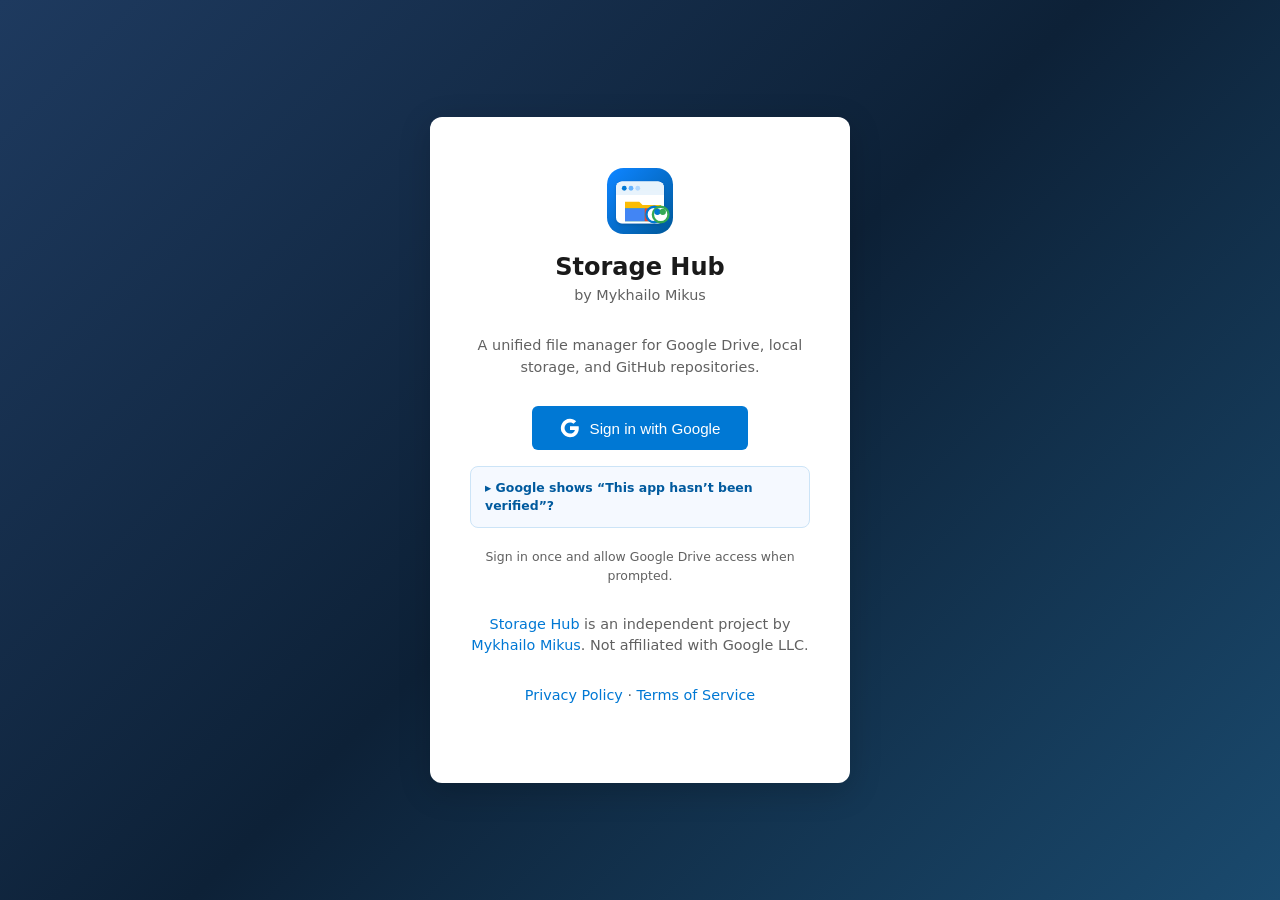
<file: index.html>
<!DOCTYPE html>
<html lang="en">
<head>
  <meta charset="UTF-8">
  <meta name="viewport" content="width=device-width, initial-scale=1.0, viewport-fit=cover">
  <meta name="theme-color" content="#0078d4">
  <meta name="mobile-web-app-capable" content="yes">
  <meta name="google-site-verification" content="eNqApo7Us9h2GKVx8_t4RmmMv1CDldejNsnmMH7RjQ8">
  <script src="js/site-config.js"></script>
  <script src="js/config.js"></script>
  <script src="js/base-path.js"></script>
  <script src="js/app-version.js"></script>
  <script src="js/github-oauth-deliver.js"></script>
  <script>GithubOAuthDeliver.runIfPopupCallback();</script>
  <title>Storage Hub</title>
  <link rel="icon" href="assets/favicon-32.png" sizes="32x32" type="image/png">
  <link rel="icon" href="assets/favicon.svg" type="image/svg+xml">
  <link rel="apple-touch-icon" href="assets/logo-180.png">
  <link rel="manifest" href="manifest.webmanifest">
  <link rel="stylesheet" href="css/style.css">
  <script>
    (function () {
      if (typeof BasePath === 'undefined') return;
      const version = typeof APP_VERSION !== 'undefined' ? `?v=${APP_VERSION}` : '';
      document.querySelectorAll('link[href]').forEach((el) => {
        const href = el.getAttribute('href');
        if (!href || href.startsWith('/') || /^https?:/i.test(href)) return;
        el.href = BasePath.prefixRelativeAsset(href) + (href.includes('style.css') ? version : '');
      });
    })();
  </script>
</head>
<body>
  <!-- Login screen -->
  <div id="login-screen" class="login-screen">
    <div class="login-card">
      <div class="login-logo">
        <img src="assets/logo.svg" width="72" height="72" alt="Storage Hub logo">
      </div>
      <h1>Storage Hub</h1>
      <p class="login-brand">by Mykhailo Mikus</p>
      <p>A unified file manager for Google Drive, local storage, and GitHub repositories.</p>
      <button id="btn-sign-in" class="btn-primary">
        <svg viewBox="0 0 24 24" width="20" height="20">
          <path fill="currentColor" d="M22.56 12.25c0-.78-.07-1.53-.2-2.25H12v4.26h5.92a5.06 5.06 0 0 1-2.2 3.32v2.77h3.57c2.08-1.92 3.28-4.74 3.28-8.1z"/>
          <path fill="currentColor" d="M12 23c2.97 0 5.46-.98 7.28-2.66l-3.57-2.77c-.98.66-2.23 1.06-3.71 1.06-2.86 0-5.29-1.93-6.16-4.53H2.18v2.84C3.99 20.53 7.7 23 12 23z"/>
          <path fill="currentColor" d="M5.84 14.09c-.22-.66-.35-1.36-.35-2.09s.13-1.43.35-2.09V7.07H2.18C1.43 8.55 1 10.22 1 12s.43 3.45 1.18 4.93l2.85-2.22.81-.62z"/>
          <path fill="currentColor" d="M12 5.38c1.62 0 3.06.56 4.21 1.64l3.15-3.15C17.45 2.09 14.97 1 12 1 7.7 1 3.99 3.47 2.18 7.07l3.66 2.84c.87-2.6 3.3-4.53 6.16-4.53z"/>
        </svg>
        Sign in with Google
      </button>
      <p id="login-error" class="login-error hidden"></p>
      <details class="login-verify-notice">
        <summary>Google shows “This app hasn’t been verified”?</summary>
        <ol>
          <li>Click <strong>Sign in with Google</strong> above.</li>
          <li>On Google’s screen, open <strong>Advanced</strong> (bottom-left).</li>
          <li>Choose <strong>Go to Storage Hub (unsafe)</strong> — the app is open source and only accesses Drive after you approve it. Google shows this until full app review is complete.</li>
          <li>Review the permissions and click <strong>Allow</strong>.</li>
        </ol>
      </details>
      <p class="login-hint">Sign in once and allow Google Drive access when prompted.</p>
      <p class="login-about">
        <a href="https://github.com/MishaMikusEleks/storage-hub">Storage Hub</a> is an independent project by
        <a href="https://github.com/MishaMikusEleks">Mykhailo Mikus</a>.
        Not affiliated with Google LLC.
      </p>
      <p class="login-footer">
        <a href="privacy.html">Privacy Policy</a>
        ·
        <a href="terms.html">Terms of Service</a>
      </p>
    </div>
  </div>

  <!-- Explorer window -->
  <div id="explorer" class="explorer hidden">
    <div class="window">
      <!-- Title bar -->
      <div class="title-bar">
        <div class="title-bar-left">
          <img src="assets/logo.svg" class="window-logo" width="18" height="18" alt="">
          <span class="window-title">Storage Hub</span>
        </div>
        <div class="title-bar-controls">
          <button class="title-btn" aria-label="Minimize">─</button>
          <button class="title-btn" aria-label="Maximize">□</button>
          <button class="title-btn close" id="btn-sign-out" aria-label="Sign out all" title="Sign out all users">✕</button>
        </div>
      </div>

      <!-- Ribbon / toolbar -->
      <div class="ribbon">
        <div class="nav-buttons">
          <button id="btn-sidebar-toggle" class="tool-btn mobile-only" type="button" title="Show navigation" aria-label="Show navigation">
            <svg viewBox="0 0 24 24" width="16" height="16"><path fill="currentColor" d="M3 18h18v-2H3v2zm0-5h18v-2H3v2zm0-7v2h18V6H3z"/></svg>
          </button>
          <button id="btn-back" class="tool-btn" title="Back" disabled>
            <svg viewBox="0 0 24 24" width="16" height="16"><path fill="currentColor" d="M20 11H7.83l5.59-5.59L12 4l-8 8 8 8 1.41-1.41L7.83 13H20v-2z"/></svg>
          </button>
          <button id="btn-forward" class="tool-btn" title="Forward" disabled>
            <svg viewBox="0 0 24 24" width="16" height="16"><path fill="currentColor" d="M12 4l-1.41 1.41L16.17 11H4v2h12.17l-5.58 5.59L12 20l8-8z"/></svg>
          </button>
          <button id="btn-up" class="tool-btn" title="Up" disabled>
            <svg viewBox="0 0 24 24" width="16" height="16"><path fill="currentColor" d="M4 12l1.41 1.41L11 7.83V20h2V7.83l5.58 5.59L20 12l-8-8-8 8z"/></svg>
          </button>
          <button id="btn-refresh" class="tool-btn" title="Refresh">
            <svg viewBox="0 0 24 24" width="16" height="16"><path fill="currentColor" d="M17.65 6.35A7.958 7.958 0 0 0 12 4c-4.42 0-7.99 3.58-7.99 8s3.57 8 7.99 8c3.73 0 6.84-2.55 7.73-6h-2.08A5.99 5.99 0 0 1 12 18c-3.31 0-6-2.69-6-6s2.69-6 6-6c1.66 0 3.14.69 4.22 1.78L13 11h7V4l-2.35 2.35z"/></svg>
          </button>
          <button id="btn-mobile-menu" class="tool-btn mobile-only" type="button" title="Actions" aria-label="Actions menu">
            <svg viewBox="0 0 24 24" width="16" height="16"><path fill="currentColor" d="M12 8c1.1 0 2-.9 2-2s-.9-2-2-2-2 .9-2 2 .9 2 2 2zm0 2c-1.1 0-2 .9-2 2s.9 2 2 2 2-.9 2-2-.9-2-2-2zm0 6c-1.1 0-2 .9-2 2s.9 2 2 2 2-.9 2-2-.9-2-2-2z"/></svg>
          </button>
        </div>
        <div class="address-bar">
          <span class="address-icon">📁</span>
          <div id="breadcrumbs" class="breadcrumbs"></div>
          <button id="btn-copy-url" class="address-copy-btn" type="button" title="Copy link to this location">🔗</button>
        </div>
        <div class="view-toggle">
          <button id="btn-view-grid" class="tool-btn active" title="Large icons">
            <svg viewBox="0 0 24 24" width="16" height="16"><path fill="currentColor" d="M4 4h4v4H4V4zm6 0h4v4h-4V4zm6 0h4v4h-4V4zM4 10h4v4H4v-4zm6 0h4v4h-4v-4zm6 0h4v4h-4v-4zM4 16h4v4H4v-4zm6 0h4v4h-4v-4zm6 0h4v4h-4v-4z"/></svg>
          </button>
          <button id="btn-view-list" class="tool-btn" title="Details">
            <svg viewBox="0 0 24 24" width="16" height="16"><path fill="currentColor" d="M3 13h2v-2H3v2zm0 4h2v-2H3v2zm0-8h2V7H3v2zm4 4h14v-2H7v2zm0 4h14v-2H7v2zM7 7v2h14V7H7z"/></svg>
          </button>
        </div>
      </div>

      <!-- Main content -->
      <div class="main-area">
        <div id="sidebar-overlay" class="sidebar-overlay hidden" aria-hidden="true"></div>
        <aside class="sidebar">
          <div class="sidebar-section sidebar-tree-section">
            <ul class="sidebar-tree">
              <li id="tree-root-node" class="tree-root-node">
                <div class="tree-row">
                  <button type="button" class="tree-toggle" data-tree-toggle="root" aria-expanded="true" aria-label="Collapse"><span class="tree-chevron" aria-hidden="true"></span></button>
                  <button id="nav-home" class="sidebar-item tree-root-item active" data-nav="home">
                    <span class="sidebar-icon">🏠</span> Storage Hub
                  </button>
                </div>
                <ul id="sidebar-tree-users" class="tree-children tree-level-1"></ul>
                <button id="btn-add-user" class="sidebar-add-btn tree-add-btn">
                  <span class="sidebar-icon">＋</span> Add storage
                </button>
              </li>
            </ul>
          </div>
        </aside>

        <main class="content">
          <div id="loading" class="loading hidden">
            <div class="spinner"></div>
            <span>Loading...</span>
          </div>
          <div id="error" class="error-banner hidden"></div>
          <div id="file-grid" class="file-grid"></div>
          <div id="file-list" class="file-list hidden">
            <div class="list-header">
              <span class="col-name">Name</span>
              <span class="col-modified">Date modified</span>
              <span class="col-size">Size</span>
              <span class="col-type">Type</span>
            </div>
            <div id="file-list-body" class="list-body"></div>
          </div>
          <div id="empty-state" class="empty-state hidden">
            <span class="empty-icon">📂</span>
            <p>This folder is empty</p>
            <p class="empty-hint mobile-only">Tap <strong>⋮</strong> in the toolbar for folder actions</p>
          </div>
        </main>
      </div>

      <!-- Status bar -->
      <div class="status-bar">
        <span id="status-count">0 items</span>
        <span id="status-selected"></span>
      </div>
    </div>
  </div>

  <div id="context-menu-backdrop" class="context-menu-backdrop hidden" aria-hidden="true"></div>
  <div id="context-menu" class="context-menu hidden" role="menu"></div>

  <div id="props-dialog" class="props-dialog hidden">
    <div class="props-card">
      <div class="props-header">
        <span class="props-title"></span>
        <button type="button" class="props-close" aria-label="Close">✕</button>
      </div>
      <div class="props-body"></div>
    </div>
  </div>

  <script src="https://accounts.google.com/gsi/client" async defer></script>
  <script src="js/storage-migrate.js"></script>
  <script src="js/auth.js"></script>
  <script src="js/drive.js"></script>
  <script src="js/localdisk.js"></script>
  <script src="js/githubdisk.js"></script>
  <script src="js/localuser.js"></script>
  <script src="js/dialog.js"></script>
  <script src="js/router.js"></script>
  <script src="js/notepad.js"></script>
  <script src="js/contextmenu.js"></script>
  <script src="js/app.js"></script>
  <script src="js/register-sw.js"></script>
</body>
</html>
</file>
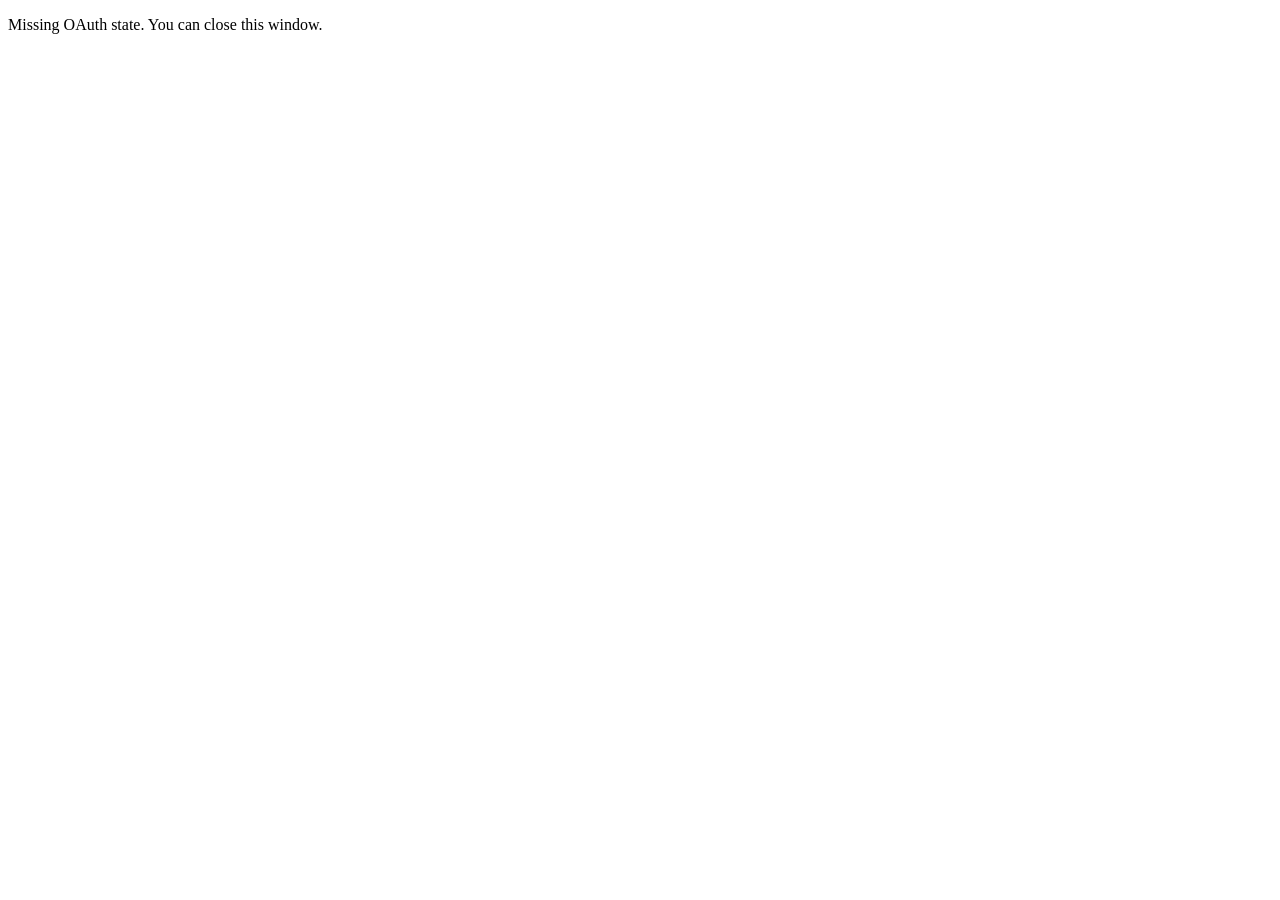
<file: github-oauth-callback.html>
<!DOCTYPE html>
<html lang="en">
<head>
  <meta charset="UTF-8">
  <meta name="viewport" content="width=device-width, initial-scale=1.0">
  <title>GitHub Sign-in</title>
  <script src="js/github-oauth-deliver.js"></script>
</head>
<body>
  <p id="status">Completing GitHub sign-in…</p>
  <script>
    (function () {
      const statusEl = document.getElementById('status');
      const params = new URLSearchParams(location.search);
      GithubOAuthDeliver.deliverFromSearchParams();

      if (!params.get('state')) {
        statusEl.textContent = 'Missing OAuth state. You can close this window.';
        return;
      }

      if (params.has('error')) {
        statusEl.textContent = params.get('error_description') || params.get('error') || 'GitHub authorization failed.';
        return;
      }

      if (!params.has('code')) {
        statusEl.textContent = 'GitHub did not return an authorization code. You can close this window.';
        return;
      }

      statusEl.textContent = 'Signed in. This window will close automatically…';
      setTimeout(() => window.close(), 500);
    })();
  </script>
</body>
</html>
</file>
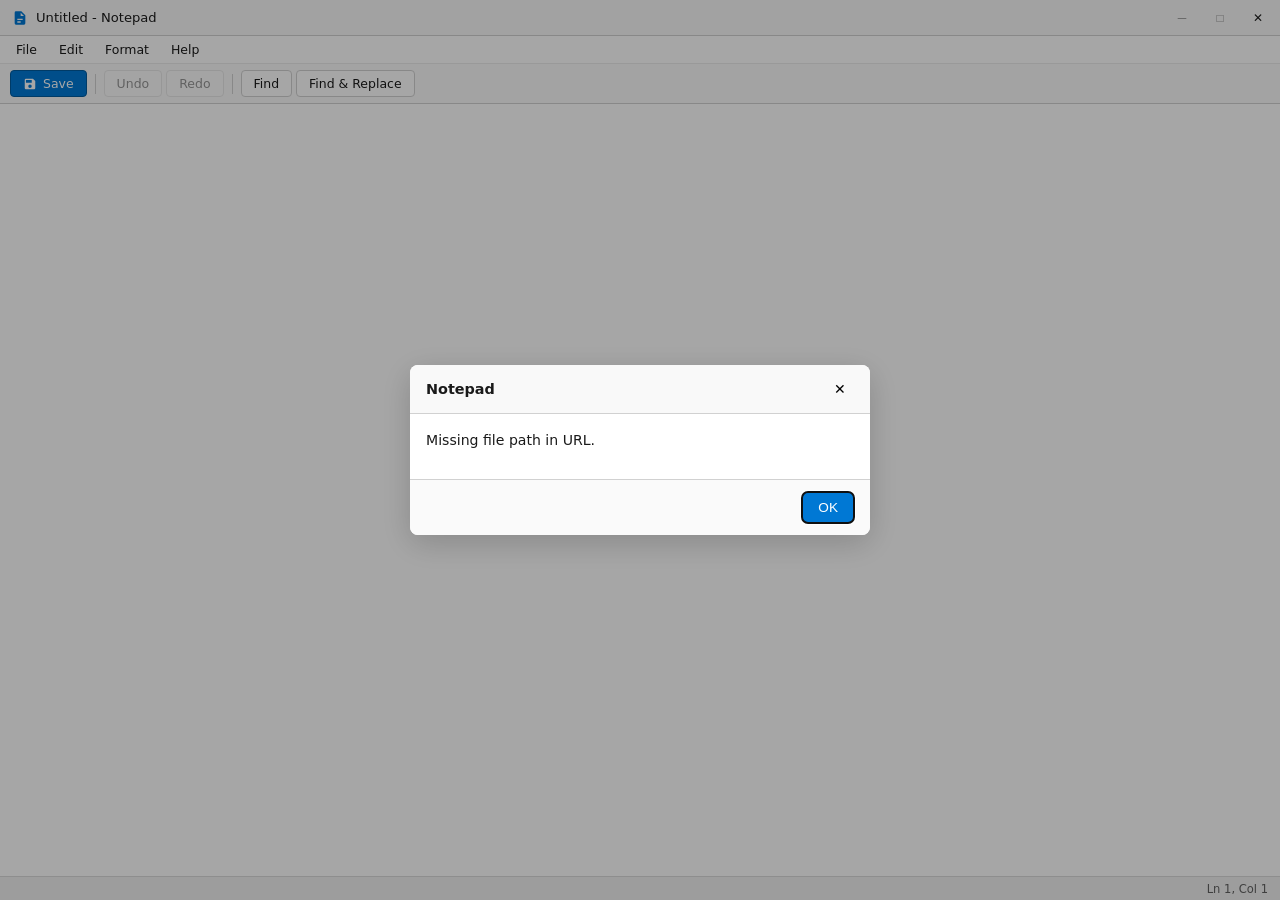
<file: notepad.html>
<!DOCTYPE html>
<html lang="en">
<head>
  <meta charset="UTF-8">
  <meta name="viewport" content="width=device-width, initial-scale=1.0, viewport-fit=cover">
  <meta name="theme-color" content="#0078d4">
  <meta name="google-site-verification" content="eNqApo7Us9h2GKVx8_t4RmmMv1CDldejNsnmMH7RjQ8">
  <script src="js/site-config.js"></script>
  <script src="js/config.js"></script>
  <script src="js/base-path.js"></script>
  <script src="js/app-version.js"></script>
  <title>Notepad — Storage Hub</title>
  <link id="notepad-favicon-32" rel="icon" href="assets/favicon-32.png" sizes="32x32" type="image/png">
  <link id="notepad-favicon-svg" rel="icon" href="assets/favicon.svg" type="image/svg+xml">
  <link id="notepad-manifest" rel="manifest" href="manifest.webmanifest">
  <link id="notepad-styles" rel="stylesheet" href="css/style.css">
  <script>
    (function () {
      const version = typeof APP_VERSION !== 'undefined' ? `?v=${APP_VERSION}` : '';
      const base = typeof BasePath !== 'undefined' ? BasePath.get() : '';
      const onBase =
        base &&
        (location.pathname === base || location.pathname.startsWith(`${base}/`));
      const prefix = onBase ? `${base}/` : '';

      const map = {
        'notepad-styles': `css/style.css${version}`,
        'notepad-favicon-32': 'assets/favicon-32.png',
        'notepad-favicon-svg': 'assets/favicon.svg',
        'notepad-manifest': 'manifest.webmanifest',
      };
      Object.entries(map).forEach(([id, path]) => {
        const el = document.getElementById(id);
        if (!el) return;
        const href = el.getAttribute('href') || '';
        if (href.startsWith('/') || /^https?:/i.test(href)) {
          if (id === 'notepad-styles' && version && !href.includes('?v=')) {
            el.href = href + version;
          }
          return;
        }
        el.href = (typeof BasePath !== 'undefined' ? BasePath.prefixRelativeAsset(path) : prefix + path);
      });
    })();
  </script>
</head>
<body class="notepad-page">
  <div id="notepad-app" class="notepad-shell">
    <div class="notepad-window">
      <div class="title-bar notepad-titlebar">
        <div class="title-bar-left">
          <svg class="notepad-app-icon" viewBox="0 0 24 24" width="16" height="16" aria-hidden="true">
            <path fill="currentColor" d="M14 2H6a2 2 0 0 0-2 2v16a2 2 0 0 0 2 2h12a2 2 0 0 0 2-2V8l-6-6zm-1 2l5 5h-5V4zM8 13h8v2H8v-2zm0 4h5v2H8v-2z"/>
          </svg>
          <span id="notepad-title" class="notepad-title">Untitled - Notepad</span>
        </div>
        <div class="title-bar-controls">
          <button type="button" class="title-btn" aria-label="Minimize" disabled>─</button>
          <button type="button" class="title-btn" aria-label="Maximize" disabled>□</button>
          <button type="button" class="title-btn close notepad-close" aria-label="Close">✕</button>
        </div>
      </div>
      <div class="notepad-menubar">
        <div class="notepad-menu">
          <span class="notepad-menu-label">File</span>
          <div class="notepad-menu-dropdown">
            <button type="button" data-notepad-action="save">Save <span class="notepad-kbd">Ctrl+S</span></button>
            <button type="button" data-notepad-action="save-as">Save As…</button>
            <div class="notepad-menu-sep"></div>
            <button type="button" data-notepad-action="print">Print…</button>
            <div class="notepad-menu-sep"></div>
            <button type="button" data-notepad-action="close">Exit <span class="notepad-kbd">Ctrl+W</span></button>
          </div>
        </div>
        <div class="notepad-menu">
          <span class="notepad-menu-label">Edit</span>
          <div class="notepad-menu-dropdown">
            <button type="button" data-notepad-action="find">Find… <span class="notepad-kbd">Ctrl+F</span></button>
            <button type="button" data-notepad-action="replace">Replace… <span class="notepad-kbd">Ctrl+H</span></button>
            <div class="notepad-menu-sep"></div>
            <button type="button" data-notepad-action="select-all">Select All</button>
            <button type="button" data-notepad-action="time-date">Time/Date</button>
          </div>
        </div>
        <div class="notepad-menu">
          <span class="notepad-menu-label">Format</span>
          <div class="notepad-menu-dropdown">
            <button type="button" id="notepad-wrap-toggle" data-notepad-action="wrap" class="active" aria-pressed="true">Word Wrap</button>
          </div>
        </div>
        <div class="notepad-menu">
          <span class="notepad-menu-label">Help</span>
          <div class="notepad-menu-dropdown">
            <button type="button" data-notepad-action="about">About Notepad</button>
          </div>
        </div>
      </div>
      <div class="notepad-toolbar">
        <button type="button" class="notepad-tool-btn notepad-tool-btn--primary" data-notepad-action="save" title="Save">
          <svg viewBox="0 0 24 24" width="14" height="14" aria-hidden="true"><path fill="currentColor" d="M17 3H5a2 2 0 0 0-2 2v14a2 2 0 0 0 2 2h14a2 2 0 0 0 2-2V7l-4-4zm-5 16a3 3 0 1 1 0-6 3 3 0 0 1 0 6zm3-9H5V5h10v5z"/></svg>
          Save
        </button>
        <span class="notepad-toolbar-sep" aria-hidden="true"></span>
        <button type="button" class="notepad-tool-btn" id="notepad-undo-btn" data-notepad-action="undo" title="Undo" disabled>Undo</button>
        <button type="button" class="notepad-tool-btn" id="notepad-redo-btn" data-notepad-action="redo" title="Redo" disabled>Redo</button>
        <span class="notepad-toolbar-sep" aria-hidden="true"></span>
        <button type="button" class="notepad-tool-btn" data-notepad-action="find" title="Find">Find</button>
        <button type="button" class="notepad-tool-btn" data-notepad-action="find-replace" title="Find and replace">Find &amp; Replace</button>
      </div>
      <div id="notepad-find-bar" class="notepad-find-bar hidden" role="search" aria-label="Find and replace">
        <div class="notepad-find-row">
          <label class="notepad-find-field">
            <span class="notepad-find-label">Find</span>
            <input type="text" id="notepad-find-input" class="notepad-find-input" autocomplete="off" spellcheck="false" aria-label="Find">
          </label>
          <label class="notepad-find-field notepad-find-field--replace">
            <span class="notepad-find-label">Replace</span>
            <input type="text" id="notepad-find-replace" class="notepad-find-input" autocomplete="off" spellcheck="false" aria-label="Replace with">
          </label>
        </div>
        <div class="notepad-find-actions">
          <button type="button" class="notepad-find-btn" data-find-action="prev" title="Find previous">◀</button>
          <button type="button" class="notepad-find-btn" data-find-action="next" title="Find next">▶</button>
          <button type="button" class="notepad-find-btn notepad-find-btn--replace" data-find-action="replace">Replace</button>
          <button type="button" class="notepad-find-btn notepad-find-btn--replace" data-find-action="replace-all">Replace all</button>
          <button type="button" class="notepad-find-btn notepad-find-btn--close" data-find-action="close" aria-label="Close find bar">✕</button>
        </div>
        <span id="notepad-find-status" class="notepad-find-status" aria-live="polite"></span>
      </div>
      <div id="notepad-banner" class="notepad-banner hidden" role="status"></div>
      <div class="notepad-editor-area">
        <div id="notepad-loading" class="notepad-loading hidden" aria-live="polite">
          <div class="notepad-loading-spinner" aria-hidden="true"></div>
          <span>Loading…</span>
        </div>
        <textarea id="notepad-editor" class="notepad-editor notepad-editor--wrap" spellcheck="false" wrap="soft" autocomplete="off" autocorrect="off" autocapitalize="off" aria-label="Document editor"></textarea>
      </div>
      <div class="notepad-statusbar">
        <span id="notepad-modified"></span>
        <span id="notepad-status"></span>
        <span id="notepad-position">Ln 1, Col 1</span>
      </div>
    </div>
  </div>

  <script src="https://accounts.google.com/gsi/client" async defer></script>
  <script src="js/storage-migrate.js"></script>
  <script src="js/auth.js"></script>
  <script src="js/drive.js"></script>
  <script src="js/localdisk.js"></script>
  <script src="js/githubdisk.js"></script>
  <script src="js/dialog.js"></script>
  <script src="js/notepad.js"></script>
  <script>Notepad.initStandalone();</script>
  <script src="js/register-sw.js"></script>
</body>
</html>
</file>
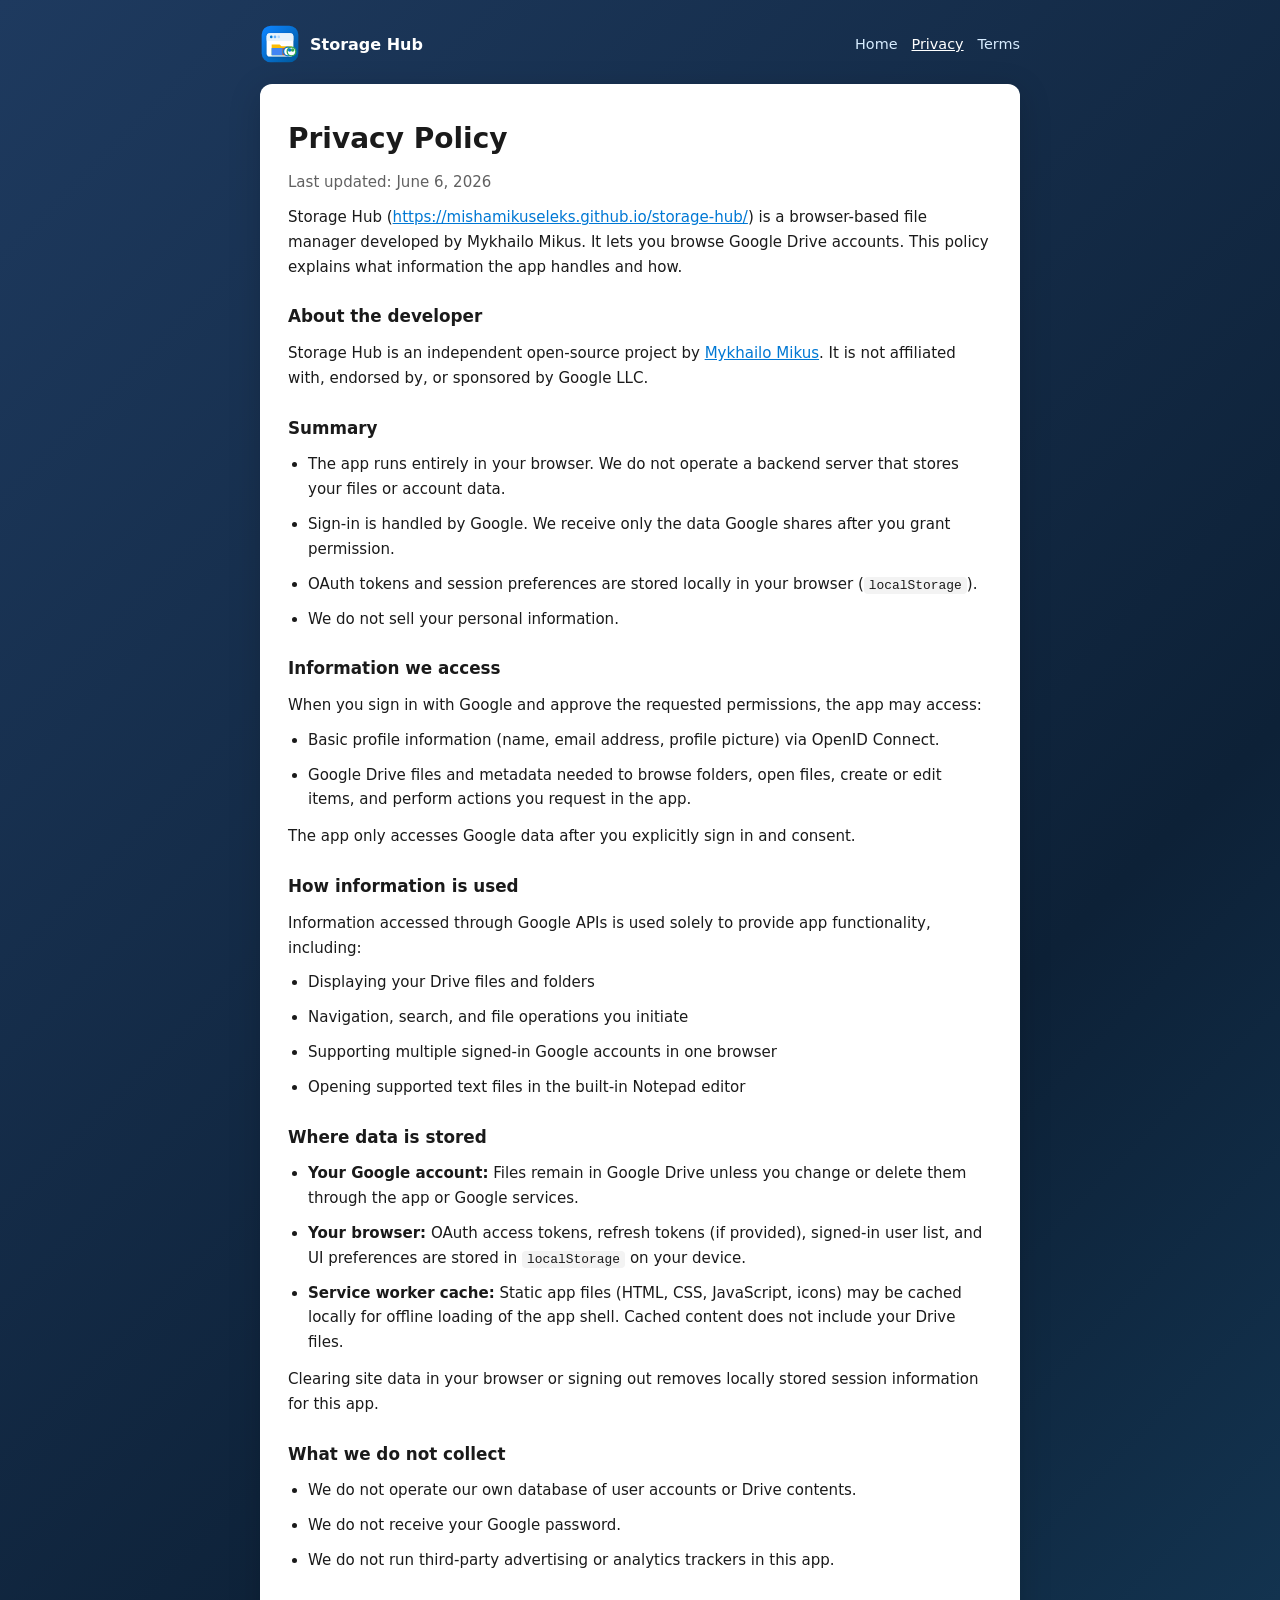
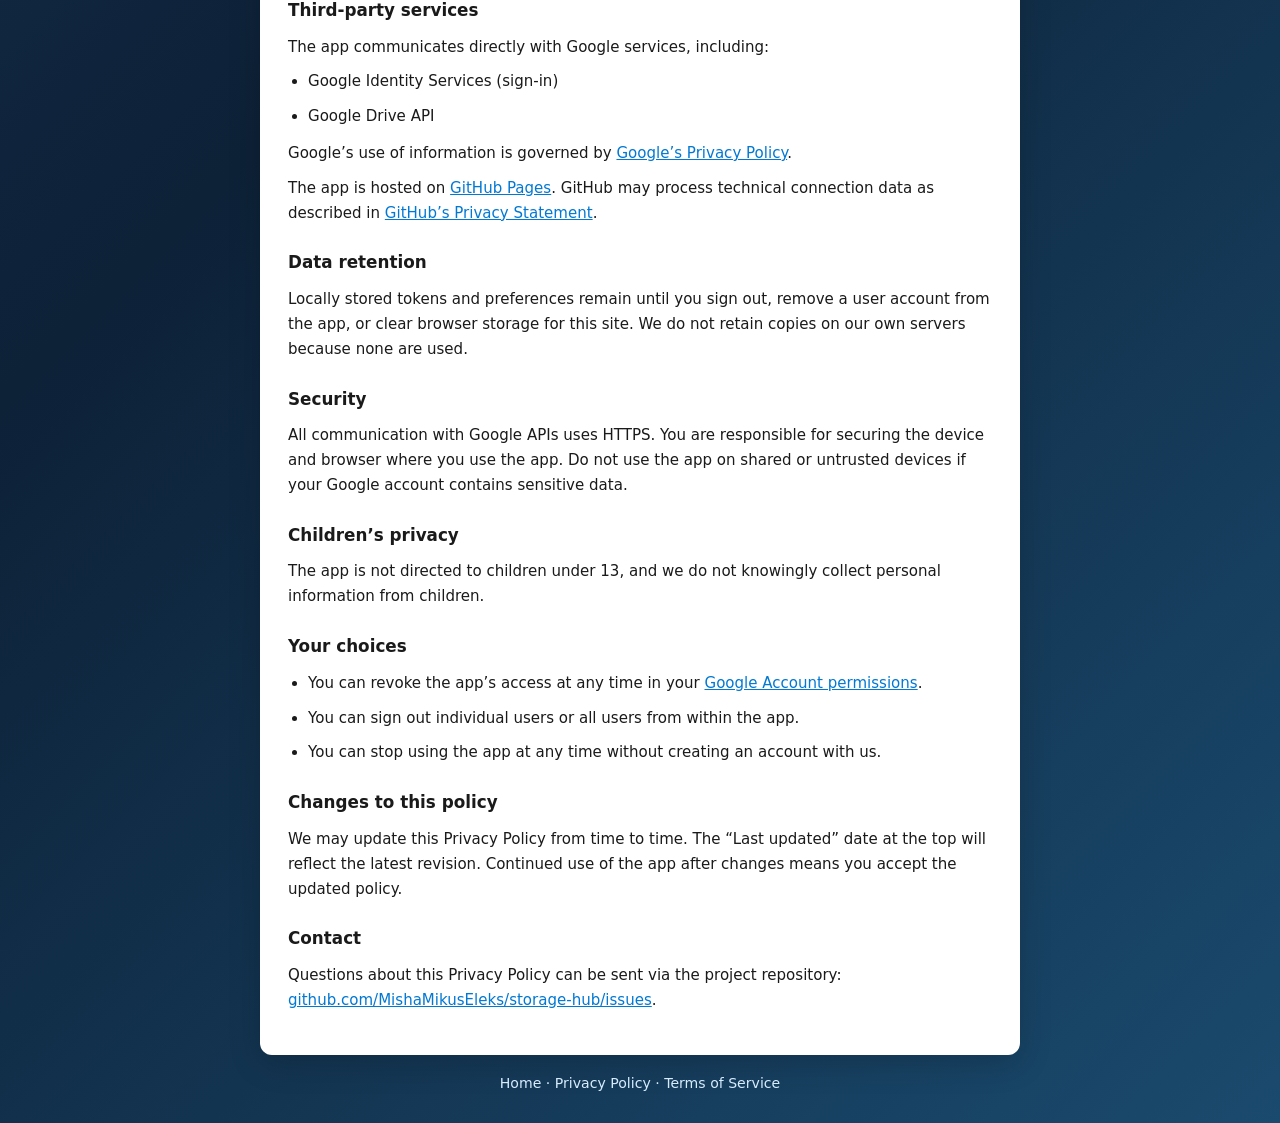
<file: privacy.html>
<!DOCTYPE html>
<html lang="en">
<head>
  <meta charset="UTF-8">
  <meta name="viewport" content="width=device-width, initial-scale=1.0, viewport-fit=cover">
  <meta name="theme-color" content="#0078d4">
  <meta name="google-site-verification" content="eNqApo7Us9h2GKVx8_t4RmmMv1CDldejNsnmMH7RjQ8">
  <script src="js/site-config.js"></script>
  <title>Privacy Policy — Storage Hub</title>
  <link rel="icon" href="assets/favicon-32.png" sizes="32x32" type="image/png">
  <link rel="icon" href="assets/favicon.svg" type="image/svg+xml">
  <link rel="stylesheet" href="css/style.css">
</head>
<body class="legal-page">
  <main class="legal-shell">
    <header class="legal-header">
      <a href="./" class="legal-brand">
        <img src="assets/logo.svg" width="40" height="40" alt="">
        <span>Storage Hub</span>
      </a>
      <nav class="legal-nav">
        <a href="./">Home</a>
        <a href="privacy.html" aria-current="page">Privacy</a>
        <a href="terms.html">Terms</a>
      </nav>
    </header>

    <article class="legal-card">
      <h1>Privacy Policy</h1>
      <p class="legal-meta">Last updated: June 6, 2026</p>

      <p>
        Storage Hub (<a href="https://mishamikuseleks.github.io/storage-hub/">https://mishamikuseleks.github.io/storage-hub/</a>)
        is a browser-based file manager developed by Mykhailo Mikus. It lets you browse Google Drive accounts.
        This policy explains what information the app handles and how.
      </p>

      <h2>About the developer</h2>
      <p>
        Storage Hub is an independent open-source project by
        <a href="https://github.com/MishaMikusEleks">Mykhailo Mikus</a>.
        It is not affiliated with, endorsed by, or sponsored by Google LLC.
      </p>

      <h2>Summary</h2>
      <ul>
        <li>The app runs entirely in your browser. We do not operate a backend server that stores your files or account data.</li>
        <li>Sign-in is handled by Google. We receive only the data Google shares after you grant permission.</li>
        <li>OAuth tokens and session preferences are stored locally in your browser (<code>localStorage</code>).</li>
        <li>We do not sell your personal information.</li>
      </ul>

      <h2>Information we access</h2>
      <p>When you sign in with Google and approve the requested permissions, the app may access:</p>
      <ul>
        <li>Basic profile information (name, email address, profile picture) via OpenID Connect.</li>
        <li>Google Drive files and metadata needed to browse folders, open files, create or edit items, and perform actions you request in the app.</li>
      </ul>
      <p>The app only accesses Google data after you explicitly sign in and consent.</p>

      <h2>How information is used</h2>
      <p>Information accessed through Google APIs is used solely to provide app functionality, including:</p>
      <ul>
        <li>Displaying your Drive files and folders</li>
        <li>Navigation, search, and file operations you initiate</li>
        <li>Supporting multiple signed-in Google accounts in one browser</li>
        <li>Opening supported text files in the built-in Notepad editor</li>
      </ul>

      <h2>Where data is stored</h2>
      <ul>
        <li><strong>Your Google account:</strong> Files remain in Google Drive unless you change or delete them through the app or Google services.</li>
        <li><strong>Your browser:</strong> OAuth access tokens, refresh tokens (if provided), signed-in user list, and UI preferences are stored in <code>localStorage</code> on your device.</li>
        <li><strong>Service worker cache:</strong> Static app files (HTML, CSS, JavaScript, icons) may be cached locally for offline loading of the app shell. Cached content does not include your Drive files.</li>
      </ul>
      <p>Clearing site data in your browser or signing out removes locally stored session information for this app.</p>

      <h2>What we do not collect</h2>
      <ul>
        <li>We do not operate our own database of user accounts or Drive contents.</li>
        <li>We do not receive your Google password.</li>
        <li>We do not run third-party advertising or analytics trackers in this app.</li>
      </ul>

      <h2>Third-party services</h2>
      <p>The app communicates directly with Google services, including:</p>
      <ul>
        <li>Google Identity Services (sign-in)</li>
        <li>Google Drive API</li>
      </ul>
      <p>Google’s use of information is governed by <a href="https://policies.google.com/privacy" rel="noopener noreferrer">Google’s Privacy Policy</a>.</p>
      <p>The app is hosted on <a href="https://pages.github.com/" rel="noopener noreferrer">GitHub Pages</a>. GitHub may process technical connection data as described in <a href="https://docs.github.com/en/site-policy/privacy-policies/github-privacy-statement" rel="noopener noreferrer">GitHub’s Privacy Statement</a>.</p>

      <h2>Data retention</h2>
      <p>Locally stored tokens and preferences remain until you sign out, remove a user account from the app, or clear browser storage for this site. We do not retain copies on our own servers because none are used.</p>

      <h2>Security</h2>
      <p>All communication with Google APIs uses HTTPS. You are responsible for securing the device and browser where you use the app. Do not use the app on shared or untrusted devices if your Google account contains sensitive data.</p>

      <h2>Children’s privacy</h2>
      <p>The app is not directed to children under 13, and we do not knowingly collect personal information from children.</p>

      <h2>Your choices</h2>
      <ul>
        <li>You can revoke the app’s access at any time in your <a href="https://myaccount.google.com/permissions" rel="noopener noreferrer">Google Account permissions</a>.</li>
        <li>You can sign out individual users or all users from within the app.</li>
        <li>You can stop using the app at any time without creating an account with us.</li>
      </ul>

      <h2>Changes to this policy</h2>
      <p>We may update this Privacy Policy from time to time. The “Last updated” date at the top will reflect the latest revision. Continued use of the app after changes means you accept the updated policy.</p>

      <h2>Contact</h2>
      <p>
        Questions about this Privacy Policy can be sent via the project repository:
        <a href="https://github.com/MishaMikusEleks/storage-hub/issues" rel="noopener noreferrer">github.com/MishaMikusEleks/storage-hub/issues</a>.
      </p>
    </article>

    <footer class="legal-footer">
      <a href="./">Home</a>
      <span aria-hidden="true">·</span>
      <a href="privacy.html">Privacy Policy</a>
      <span aria-hidden="true">·</span>
      <a href="terms.html">Terms of Service</a>
    </footer>
  </main>
</body>
</html>
</file>
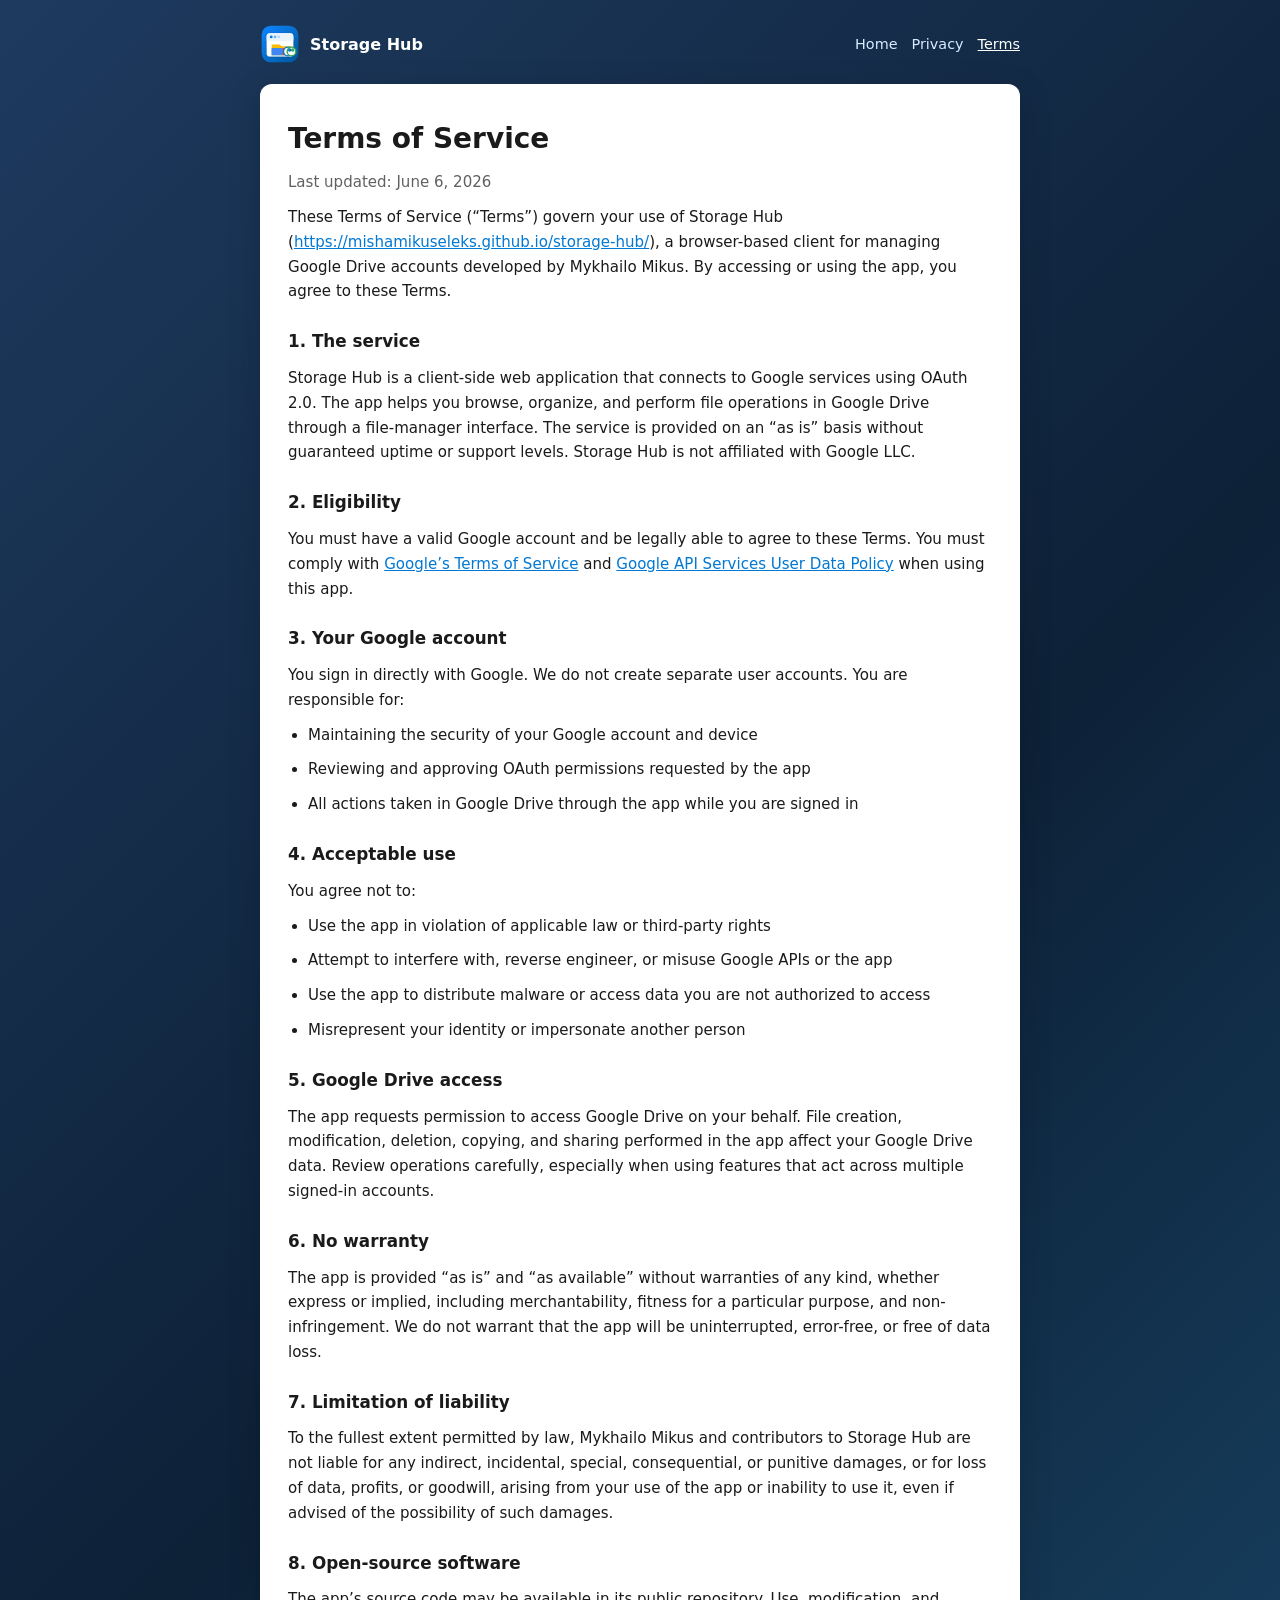
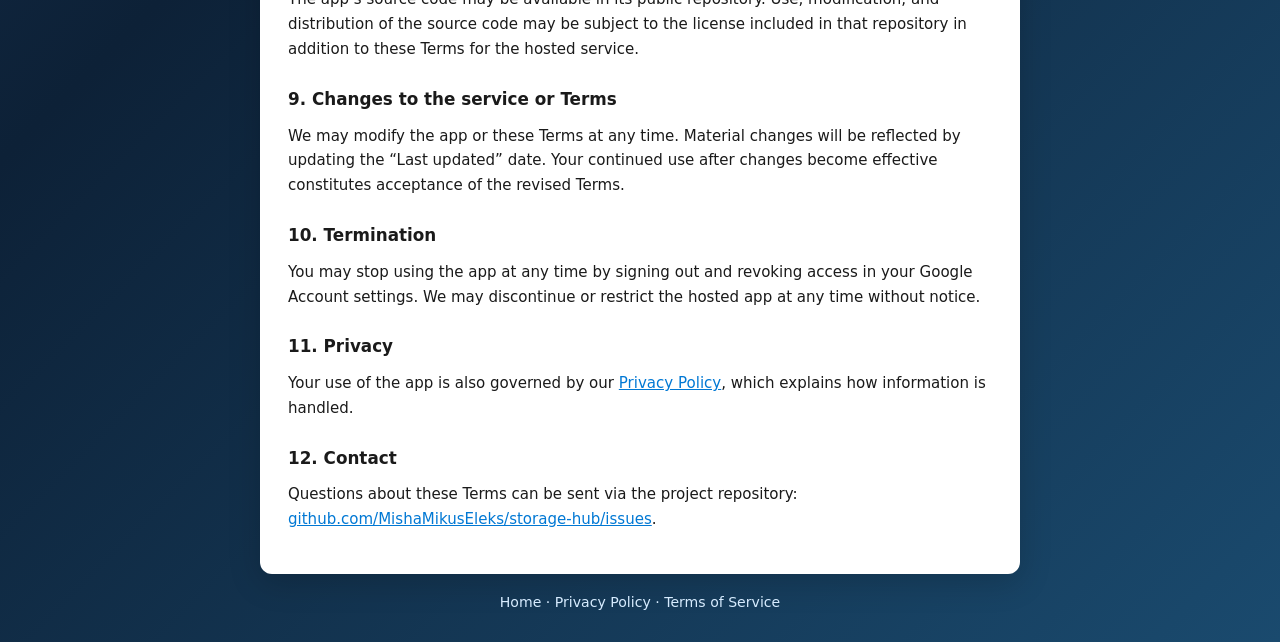
<file: terms.html>
<!DOCTYPE html>
<html lang="en">
<head>
  <meta charset="UTF-8">
  <meta name="viewport" content="width=device-width, initial-scale=1.0, viewport-fit=cover">
  <meta name="theme-color" content="#0078d4">
  <meta name="google-site-verification" content="eNqApo7Us9h2GKVx8_t4RmmMv1CDldejNsnmMH7RjQ8">
  <script src="js/site-config.js"></script>
  <title>Terms of Service — Storage Hub</title>
  <link rel="icon" href="assets/favicon-32.png" sizes="32x32" type="image/png">
  <link rel="icon" href="assets/favicon.svg" type="image/svg+xml">
  <link rel="stylesheet" href="css/style.css">
</head>
<body class="legal-page">
  <main class="legal-shell">
    <header class="legal-header">
      <a href="./" class="legal-brand">
        <img src="assets/logo.svg" width="40" height="40" alt="">
        <span>Storage Hub</span>
      </a>
      <nav class="legal-nav">
        <a href="./">Home</a>
        <a href="privacy.html">Privacy</a>
        <a href="terms.html" aria-current="page">Terms</a>
      </nav>
    </header>

    <article class="legal-card">
      <h1>Terms of Service</h1>
      <p class="legal-meta">Last updated: June 6, 2026</p>

      <p>
        These Terms of Service (“Terms”) govern your use of Storage Hub
        (<a href="https://mishamikuseleks.github.io/storage-hub/">https://mishamikuseleks.github.io/storage-hub/</a>),
        a browser-based client for managing Google Drive accounts developed by Mykhailo Mikus.
        By accessing or using the app, you agree to these Terms.
      </p>

      <h2>1. The service</h2>
      <p>
        Storage Hub is a client-side web application that connects to Google services using OAuth 2.0. The app helps you
        browse, organize, and perform file operations in Google Drive through a file-manager interface. The service is
        provided on an “as is” basis without guaranteed uptime or support levels. Storage Hub is not affiliated with Google LLC.
      </p>

      <h2>2. Eligibility</h2>
      <p>
        You must have a valid Google account and be legally able to agree to these Terms. You must comply with
        <a href="https://policies.google.com/terms" rel="noopener noreferrer">Google’s Terms of Service</a> and
        <a href="https://developers.google.com/terms/api-services-user-data-policy" rel="noopener noreferrer">Google API Services User Data Policy</a>
        when using this app.
      </p>

      <h2>3. Your Google account</h2>
      <p>
        You sign in directly with Google. We do not create separate user accounts. You are responsible for:
      </p>
      <ul>
        <li>Maintaining the security of your Google account and device</li>
        <li>Reviewing and approving OAuth permissions requested by the app</li>
        <li>All actions taken in Google Drive through the app while you are signed in</li>
      </ul>

      <h2>4. Acceptable use</h2>
      <p>You agree not to:</p>
      <ul>
        <li>Use the app in violation of applicable law or third-party rights</li>
        <li>Attempt to interfere with, reverse engineer, or misuse Google APIs or the app</li>
        <li>Use the app to distribute malware or access data you are not authorized to access</li>
        <li>Misrepresent your identity or impersonate another person</li>
      </ul>

      <h2>5. Google Drive access</h2>
      <p>
        The app requests permission to access Google Drive on your behalf. File creation, modification, deletion,
        copying, and sharing performed in the app affect your Google Drive data. Review operations carefully,
        especially when using features that act across multiple signed-in accounts.
      </p>

      <h2>6. No warranty</h2>
      <p>
        The app is provided “as is” and “as available” without warranties of any kind, whether express or implied,
        including merchantability, fitness for a particular purpose, and non-infringement. We do not warrant that the
        app will be uninterrupted, error-free, or free of data loss.
      </p>

      <h2>7. Limitation of liability</h2>
      <p>
        To the fullest extent permitted by law, Mykhailo Mikus and contributors to Storage Hub are not liable for any
        indirect, incidental, special, consequential, or punitive damages, or for loss of data, profits, or goodwill,
        arising from your use of the app or inability to use it, even if advised of the possibility of such damages.
      </p>

      <h2>8. Open-source software</h2>
      <p>
        The app’s source code may be available in its public repository. Use, modification, and distribution of the
        source code may be subject to the license included in that repository in addition to these Terms for the
        hosted service.
      </p>

      <h2>9. Changes to the service or Terms</h2>
      <p>
        We may modify the app or these Terms at any time. Material changes will be reflected by updating the
        “Last updated” date. Your continued use after changes become effective constitutes acceptance of the revised Terms.
      </p>

      <h2>10. Termination</h2>
      <p>
        You may stop using the app at any time by signing out and revoking access in your Google Account settings.
        We may discontinue or restrict the hosted app at any time without notice.
      </p>

      <h2>11. Privacy</h2>
      <p>
        Your use of the app is also governed by our
        <a href="privacy.html">Privacy Policy</a>, which explains how information is handled.
      </p>

      <h2>12. Contact</h2>
      <p>
        Questions about these Terms can be sent via the project repository:
        <a href="https://github.com/MishaMikusEleks/storage-hub/issues" rel="noopener noreferrer">github.com/MishaMikusEleks/storage-hub/issues</a>.
      </p>
    </article>

    <footer class="legal-footer">
      <a href="./">Home</a>
      <span aria-hidden="true">·</span>
      <a href="privacy.html">Privacy Policy</a>
      <span aria-hidden="true">·</span>
      <a href="terms.html">Terms of Service</a>
    </footer>
  </main>
</body>
</html>
</file>
<file: css/style.css>
*,
*::before,
*::after {
  box-sizing: border-box;
  margin: 0;
  padding: 0;
}

:root {
  --win-blue: #0078d4;
  --win-blue-dark: #005a9e;
  --win-bg: #f3f3f3;
  --win-border: #d1d1d1;
  --win-hover: #e5f3ff;
  --win-selected: #cce8ff;
  --win-text: #1a1a1a;
  --win-text-muted: #616161;
  --title-bar-bg: #f9f9f9;
  --sidebar-bg: #f9f9f9;
  --shadow: 0 8px 32px rgba(0, 0, 0, 0.18);
  --radius: 8px;
  --font: 'Segoe UI', system-ui, -apple-system, sans-serif;
}

body {
  font-family: var(--font);
  background: linear-gradient(135deg, #1e3a5f 0%, #0d2137 50%, #1a4a6e 100%);
  min-height: 100vh;
  display: flex;
  align-items: center;
  justify-content: center;
  color: var(--win-text);
}

.hidden {
  display: none !important;
}

/* ── Login screen ── */

.login-screen {
  display: flex;
  align-items: center;
  justify-content: center;
  min-height: 100vh;
  width: 100%;
}

.login-card {
  background: #fff;
  border-radius: 12px;
  padding: 48px 40px;
  text-align: center;
  box-shadow: var(--shadow);
  max-width: 420px;
  width: 90%;
}

.login-logo {
  margin-bottom: 16px;
}

.login-logo img {
  display: block;
  margin: 0 auto;
}

.window-logo {
  width: 18px;
  height: 18px;
  flex-shrink: 0;
  border-radius: 3px;
}

.login-card h1 {
  font-size: 1.5rem;
  font-weight: 600;
  margin-bottom: 4px;
}

.login-brand {
  font-size: 0.9rem;
  color: var(--win-text-muted);
  margin-bottom: 12px;
}

.login-about {
  margin-top: 16px;
  font-size: 0.75rem;
  color: var(--win-text-muted);
  line-height: 1.5;
}

.login-about a {
  color: var(--win-blue);
  text-decoration: none;
}

.login-about a:hover {
  text-decoration: underline;
}

.login-card p {
  color: var(--win-text-muted);
  font-size: 0.9rem;
  margin-bottom: 28px;
  line-height: 1.5;
}

.btn-primary {
  display: inline-flex;
  align-items: center;
  gap: 10px;
  background: var(--win-blue);
  color: #fff;
  border: none;
  border-radius: 6px;
  padding: 12px 28px;
  font-size: 0.95rem;
  font-weight: 500;
  cursor: pointer;
  transition: background 0.15s;
}

.btn-primary:hover {
  background: var(--win-blue-dark);
}

.login-error {
  margin-top: 16px;
  padding: 10px 12px;
  background: #fde7e9;
  color: #a80000;
  border-radius: 6px;
  font-size: 0.82rem;
  line-height: 1.4;
  text-align: left;
}

.login-hint {
  margin-top: 20px !important;
  font-size: 0.78rem !important;
}

.login-verify-notice {
  margin-top: 16px;
  padding: 12px 14px;
  background: #f5f9ff;
  border: 1px solid #cce4f7;
  border-radius: 8px;
  text-align: left;
  font-size: 0.78rem;
  line-height: 1.45;
  color: var(--win-text-muted);
}

.login-verify-notice summary {
  cursor: pointer;
  font-weight: 600;
  color: var(--win-blue-dark);
  list-style: none;
}

.login-verify-notice summary::-webkit-details-marker {
  display: none;
}

.login-verify-notice summary::before {
  content: '▸ ';
}

.login-verify-notice[open] summary::before {
  content: '▾ ';
}

.login-verify-notice ol {
  margin: 10px 0 0 18px;
  padding: 0;
}

.login-verify-notice li + li {
  margin-top: 6px;
}

/* ── Explorer window ── */

.explorer {
  width: 100%;
  height: 100vh;
  display: flex;
  align-items: center;
  justify-content: center;
  padding: 24px;
}

.window {
  background: #fff;
  border-radius: var(--radius);
  box-shadow: var(--shadow);
  width: 100%;
  max-width: 1100px;
  height: calc(100vh - 48px);
  display: flex;
  flex-direction: column;
  overflow: hidden;
  border: 1px solid var(--win-border);
}

/* Title bar */
.title-bar {
  display: flex;
  align-items: center;
  justify-content: space-between;
  background: var(--title-bar-bg);
  border-bottom: 1px solid var(--win-border);
  padding: 0 8px 0 12px;
  height: 36px;
  flex-shrink: 0;
  user-select: none;
}

.title-bar-left {
  display: flex;
  align-items: center;
  gap: 8px;
  font-size: 0.82rem;
}

.window-icon {
  font-size: 0.9rem;
}

.title-bar-controls {
  display: flex;
  gap: 2px;
}

.title-btn {
  width: 36px;
  height: 28px;
  border: none;
  background: transparent;
  font-size: 0.75rem;
  cursor: pointer;
  border-radius: 4px;
  color: var(--win-text);
}

.title-btn:hover {
  background: #e0e0e0;
}

.title-btn.close:hover {
  background: #e81123;
  color: #fff;
}

/* Ribbon */
.ribbon {
  display: flex;
  align-items: center;
  gap: 8px;
  padding: 6px 10px;
  border-bottom: 1px solid var(--win-border);
  background: #fff;
  flex-shrink: 0;
}

.nav-buttons,
.view-toggle {
  display: flex;
  gap: 2px;
}

.tool-btn {
  width: 32px;
  height: 32px;
  border: 1px solid transparent;
  background: transparent;
  border-radius: 4px;
  cursor: pointer;
  display: flex;
  align-items: center;
  justify-content: center;
  color: var(--win-text);
}

.tool-btn:hover:not(:disabled) {
  background: var(--win-hover);
  border-color: var(--win-border);
}

.tool-btn.active {
  background: var(--win-selected);
  border-color: #99d1ff;
}

.tool-btn:disabled {
  opacity: 0.35;
  cursor: default;
}

.address-bar {
  flex: 1;
  display: flex;
  align-items: center;
  gap: 6px;
  background: #fff;
  border: 1px solid var(--win-border);
  border-radius: 4px;
  padding: 4px 6px 4px 10px;
  min-height: 30px;
  overflow: hidden;
}

.address-copy-btn {
  flex-shrink: 0;
  width: 28px;
  height: 24px;
  border: none;
  background: transparent;
  border-radius: 4px;
  cursor: pointer;
  font-size: 0.85rem;
  opacity: 0.7;
}

.address-copy-btn:hover {
  background: var(--win-hover);
  opacity: 1;
}

.address-icon {
  font-size: 0.85rem;
  flex-shrink: 0;
}

.breadcrumbs {
  display: flex;
  align-items: center;
  gap: 2px;
  flex: 1;
  overflow: hidden;
  white-space: nowrap;
  font-size: 0.82rem;
}

.breadcrumb-item {
  color: var(--win-blue);
  cursor: pointer;
  padding: 2px 4px;
  border-radius: 3px;
}

.breadcrumb-item:hover {
  background: var(--win-hover);
  text-decoration: underline;
}

.breadcrumb-sep {
  color: var(--win-text-muted);
  font-size: 0.7rem;
  user-select: none;
}

.breadcrumb-current {
  color: var(--win-text);
  font-weight: 500;
  padding: 2px 4px;
}

/* Main area */
.main-area {
  display: flex;
  flex: 1;
  overflow: hidden;
}

/* Sidebar */
.sidebar {
  width: 260px;
  background: var(--sidebar-bg);
  border-right: 1px solid var(--win-border);
  display: flex;
  flex-direction: column;
  flex-shrink: 0;
  overflow: hidden;
}

.sidebar-section {
  padding: 12px 0;
  flex: 1;
}

.sidebar-tree-section {
  overflow-y: auto;
  min-height: 0;
  padding: 8px 0;
}

.sidebar-tree {
  list-style: none;
}

.tree-children {
  list-style: none;
}

.tree-level-1 {
  margin: 2px 0 4px 12px;
  padding-left: 8px;
  border-left: 1px solid var(--win-border);
}

.tree-level-2 {
  margin: 0 0 4px 10px;
  padding-left: 6px;
  border-left: 1px solid #ebebeb;
}

.tree-root-node,
.tree-user-node,
.tree-section-node,
.tree-folder-node {
  margin-bottom: 2px;
}

.tree-root-node.collapsed > .tree-level-1,
.tree-user-node.collapsed > .tree-level-2,
.tree-section-node.collapsed > .tree-level-3,
.tree-folder-node.collapsed > .tree-children {
  display: none;
}

.tree-row {
  display: flex;
  align-items: stretch;
  min-width: 0;
  border-radius: 4px;
  margin: 0 6px;
}

.tree-row:hover > .tree-toggle {
  color: var(--win-text);
}

.tree-row:hover > .sidebar-item:not(.active) {
  background: var(--win-hover);
}

.tree-row:focus-within {
  outline: 1px solid #c2e0f7;
  outline-offset: -1px;
}

.tree-row > .sidebar-item {
  flex: 1;
  min-width: 0;
  padding: 6px 10px 6px 4px !important;
  border-left-width: 3px;
}

.tree-toggle {
  width: 26px;
  min-height: 30px;
  flex-shrink: 0;
  border: none;
  background: transparent;
  color: var(--win-text-muted);
  cursor: pointer;
  padding: 0;
  display: flex;
  align-items: center;
  justify-content: center;
  border-radius: 4px;
  transition: background 0.12s ease, color 0.12s ease;
}

.tree-toggle:hover {
  background: rgba(0, 0, 0, 0.06);
  color: var(--win-text);
}

.tree-toggle:focus-visible {
  outline: 2px solid var(--win-blue);
  outline-offset: -2px;
}

.tree-chevron {
  width: 7px;
  height: 7px;
  border-right: 1.5px solid currentColor;
  border-bottom: 1.5px solid currentColor;
  transform: rotate(45deg);
  transition: transform 0.15s ease;
  margin-top: -2px;
}

.tree-toggle[aria-expanded="false"] .tree-chevron {
  transform: rotate(-45deg);
  margin-top: 0;
  margin-left: 2px;
}

.tree-toggle-spacer {
  width: 26px;
  flex-shrink: 0;
}

.tree-level-3,
.tree-level-folder {
  margin: 0 0 2px 10px;
  padding-left: 6px;
  border-left: 1px solid #ebebeb;
}

.tree-folder-item {
  padding-left: 4px !important;
  font-size: 0.78rem !important;
  gap: 6px !important;
}

.tree-folder-label,
.tree-file-label {
  overflow: hidden;
  text-overflow: ellipsis;
  white-space: nowrap;
}

.tree-file-item {
  padding-left: 4px !important;
  font-size: 0.76rem !important;
  gap: 6px !important;
  opacity: 0.9;
}

.tree-more-item {
  padding-left: 4px !important;
  font-size: 0.85rem !important;
  color: var(--win-blue) !important;
  font-weight: 600;
  letter-spacing: 0.1em;
}

.tree-more-item:hover {
  text-decoration: underline;
}

.tree-user-btn {
  align-items: flex-start !important;
}

.tree-user-info {
  display: flex;
  flex-direction: column;
  min-width: 0;
  flex: 1;
  gap: 2px;
}

.tree-user-quota {
  font-size: 0.68rem;
  color: var(--win-text-muted);
  line-height: 1.2;
  overflow: hidden;
  text-overflow: ellipsis;
  white-space: nowrap;
}

.tree-user-quota-reauth {
  color: var(--win-blue);
  cursor: pointer;
  text-decoration: underline;
}

.tree-child-item {
  font-size: 0.8rem !important;
  gap: 8px !important;
}

.tree-add-btn {
  margin-left: 32px;
  width: calc(100% - 44px);
}

.sidebar-item {
  display: flex;
  align-items: center;
  gap: 10px;
  width: 100%;
  padding: 8px 16px;
  border: none;
  background: transparent;
  font-size: 0.85rem;
  cursor: pointer;
  text-align: left;
  color: var(--win-text);
  border-left: 3px solid transparent;
}

.sidebar-item:hover {
  background: var(--win-hover);
}

.sidebar-item.active {
  background: var(--win-selected);
  border-left-color: var(--win-blue);
  font-weight: 500;
}

.sidebar-icon {
  font-size: 1rem;
}

.sidebar-add-btn {
  display: flex;
  align-items: center;
  gap: 10px;
  width: calc(100% - 24px);
  margin: 4px 12px 8px;
  padding: 8px 12px;
  border: 1px dashed var(--win-border);
  border-radius: 4px;
  background: transparent;
  font-size: 0.82rem;
  color: var(--win-blue);
  cursor: pointer;
  text-align: left;
}

.sidebar-add-btn:hover {
  background: var(--win-hover);
  border-color: var(--win-blue);
}

.user-drive-item {
  gap: 8px;
}

.sidebar-user-avatar {
  width: 22px;
  height: 22px;
  border-radius: 50%;
  flex-shrink: 0;
}

.local-drive-icon,
.local-storage-icon-wrap {
  width: 22px;
  height: 22px;
  display: inline-flex;
  align-items: center;
  justify-content: center;
  flex-shrink: 0;
}

.local-storage-icon {
  flex-shrink: 0;
  color: var(--win-blue);
}

.file-icon .local-storage-icon {
  width: 40px;
  height: 40px;
}

.file-icon-wrap--small .local-storage-icon {
  width: 20px;
  height: 20px;
}

.file-icon-wrap--tiny .local-storage-icon {
  width: 18px;
  height: 18px;
}

.sidebar-user-label {
  overflow: hidden;
  text-overflow: ellipsis;
  white-space: nowrap;
}

.user-drive-avatar {
  width: 48px;
  height: 48px;
  border-radius: 50%;
  object-fit: cover;
}

.list-icon .user-drive-avatar {
  width: 20px;
  height: 20px;
}

/* Content */
.content {
  flex: 1;
  overflow: auto;
  position: relative;
  background: #fff;
}

.loading {
  position: absolute;
  inset: 0;
  display: flex;
  flex-direction: column;
  align-items: center;
  justify-content: center;
  gap: 12px;
  background: rgba(255, 255, 255, 0.85);
  z-index: 10;
  font-size: 0.9rem;
  color: var(--win-text-muted);
}

.spinner {
  width: 32px;
  height: 32px;
  border: 3px solid var(--win-border);
  border-top-color: var(--win-blue);
  border-radius: 50%;
  animation: spin 0.7s linear infinite;
}

@keyframes spin {
  to { transform: rotate(360deg); }
}

.error-banner {
  background: #fde7e9;
  color: #a80000;
  padding: 10px 16px;
  font-size: 0.85rem;
  border-bottom: 1px solid #f1aeb5;
}

/* Grid view */
.file-grid {
  display: grid;
  grid-template-columns: repeat(auto-fill, minmax(100px, 1fr));
  gap: 4px;
  padding: 12px;
}

.file-item {
  display: flex;
  flex-direction: column;
  align-items: center;
  padding: 10px 6px;
  border-radius: 4px;
  cursor: pointer;
  user-select: none;
  text-align: center;
  border: 1px solid transparent;
  position: relative;
  -webkit-touch-callout: none;
}

.file-item:hover {
  background: var(--win-hover);
  border-color: #c2e0f7;
}

.file-item.selected {
  background: var(--win-selected);
  border-color: #99d1ff;
}

.file-item--pending {
  opacity: 0.82;
}

.file-item--pending-syncing,
.file-item--pending-saving,
.file-item--pending-moving {
  border-color: #f5d66b;
  background: #fffbe6;
}

.file-item--pending-pending {
  border-color: #99c2ff;
  background: #eef5ff;
}

.file-item--pending-error {
  border-color: #f5a8a8;
  background: #fff1f1;
}

.file-pending-badge {
  display: block;
  margin-top: 4px;
  font-size: 0.68rem;
  line-height: 1.2;
  color: var(--win-text-muted);
}

.file-pending-badge--syncing,
.file-pending-badge--saving,
.file-pending-badge--moving {
  color: #9a6700;
}

.file-pending-badge--pending {
  color: #175cd3;
}

.file-pending-badge--error {
  color: #b42318;
}

.list-row.file-item--pending-syncing,
.list-row.file-item--pending-saving,
.list-row.file-item--pending-moving {
  background: #fffbe6;
}

.list-row.file-item--pending-pending {
  background: #eef5ff;
}

.list-row.file-item--pending-error {
  background: #fff1f1;
}

.file-item.drag-source,
.list-row.drag-source {
  opacity: 0.55;
}

.file-item.drop-target-active,
.list-row.drop-target-active,
.sidebar-item.drop-target-active {
  background: var(--win-selected);
  outline: 2px dashed var(--win-blue);
  outline-offset: -2px;
}

.file-icon {
  width: 48px;
  height: 48px;
  margin-bottom: 6px;
  display: flex;
  align-items: center;
  justify-content: center;
}

.file-icon-wrap {
  position: relative;
  width: 48px;
  height: 48px;
  display: flex;
  align-items: center;
  justify-content: center;
}

.file-icon-wrap--small {
  width: 20px;
  height: 20px;
}

.file-icon-wrap--tiny {
  width: 18px;
  height: 18px;
}

.file-type-fallback {
  font-size: 2.2rem;
  line-height: 1;
}

.file-icon-wrap--small .file-type-fallback,
.file-icon-wrap--tiny .file-type-fallback {
  font-size: 1rem;
}

.file-icon-wrap img {
  position: absolute;
  inset: 0;
  width: 100%;
  height: 100%;
  object-fit: contain;
  opacity: 0;
  transition: opacity 0.15s ease;
}

.file-icon-wrap img.loaded {
  opacity: 1;
}

.file-name {
  font-size: 0.78rem;
  line-height: 1.3;
  word-break: break-word;
  max-width: 90px;
  display: -webkit-box;
  -webkit-line-clamp: 2;
  -webkit-box-orient: vertical;
  overflow: hidden;
}

.file-quota {
  font-size: 0.65rem;
  color: var(--win-text-muted);
  margin-top: 3px;
  max-width: 90px;
  line-height: 1.2;
  word-break: break-word;
}

/* List view */
.file-list {
  display: flex;
  flex-direction: column;
  height: 100%;
}

.list-header {
  display: grid;
  grid-template-columns: 1fr 140px 90px 120px;
  padding: 6px 16px;
  font-size: 0.78rem;
  font-weight: 600;
  color: var(--win-text-muted);
  border-bottom: 1px solid var(--win-border);
  background: var(--sidebar-bg);
  position: sticky;
  top: 0;
  z-index: 2;
}

.list-body {
  flex: 1;
}

.list-row {
  display: grid;
  grid-template-columns: 1fr 140px 90px 120px auto;
  padding: 4px 16px;
  font-size: 0.82rem;
  cursor: pointer;
  align-items: center;
  border: 1px solid transparent;
  -webkit-touch-callout: none;
}

.list-row:hover {
  background: var(--win-hover);
}

.list-row.selected {
  background: var(--win-selected);
  border-color: #99d1ff;
}

.list-row .col-name {
  display: flex;
  align-items: center;
  gap: 8px;
  overflow: hidden;
}

.list-row .col-name span {
  overflow: hidden;
  text-overflow: ellipsis;
  white-space: nowrap;
}

.list-name-text {
  min-width: 0;
}

.list-icon {
  font-size: 1.1rem;
  flex-shrink: 0;
}

.list-icon .file-icon-wrap,
.list-icon .file-type-fallback {
  display: flex;
  align-items: center;
  justify-content: center;
}

/* Empty state */
.empty-state {
  display: flex;
  flex-direction: column;
  align-items: center;
  justify-content: center;
  height: 100%;
  color: var(--win-text-muted);
  gap: 8px;
}

.empty-icon {
  font-size: 3rem;
  opacity: 0.5;
}

/* Status bar */
.status-bar {
  display: flex;
  justify-content: space-between;
  padding: 4px 12px;
  font-size: 0.75rem;
  color: var(--win-text-muted);
  border-top: 1px solid var(--win-border);
  background: var(--sidebar-bg);
  flex-shrink: 0;
}

/* Context menu */
.context-menu {
  position: fixed;
  z-index: 1000;
  min-width: 210px;
  background: #fff;
  border: 1px solid var(--win-border);
  border-radius: 6px;
  box-shadow: 0 4px 16px rgba(0, 0, 0, 0.18);
  padding: 4px 0;
  font-size: 0.82rem;
}

.ctx-item {
  display: flex;
  align-items: center;
  gap: 8px;
  width: 100%;
  padding: 7px 14px;
  border: none;
  background: transparent;
  text-align: left;
  cursor: pointer;
  color: var(--win-text);
}

.ctx-item:hover:not(:disabled) {
  background: var(--win-hover);
}

.ctx-item:disabled {
  opacity: 0.4;
  cursor: default;
}

.ctx-icon {
  width: 18px;
  text-align: center;
  flex-shrink: 0;
}

.ctx-label {
  flex: 1;
}

.ctx-shortcut {
  color: var(--win-text-muted);
  font-size: 0.72rem;
}

.ctx-sep {
  height: 1px;
  background: var(--win-border);
  margin: 4px 0;
}

.ctx-header {
  padding: 6px 14px 4px;
  font-size: 0.68rem;
  font-weight: 600;
  letter-spacing: 0.03em;
  text-transform: uppercase;
  color: var(--win-text-muted);
}

.context-menu-backdrop {
  position: fixed;
  inset: 0;
  z-index: 999;
  background: rgba(0, 0, 0, 0.45);
}

.context-menu--sheet {
  left: 0 !important;
  right: 0 !important;
  top: auto !important;
  bottom: 0;
  min-width: 0;
  max-width: none;
  width: 100%;
  border-radius: 16px 16px 0 0;
  padding: 0;
  border: none;
  box-shadow: 0 -8px 32px rgba(0, 0, 0, 0.22);
  animation: ctx-sheet-in 0.22s ease-out;
}

@keyframes ctx-sheet-in {
  from { transform: translateY(100%); }
  to { transform: translateY(0); }
}

.ctx-sheet-header {
  display: flex;
  align-items: center;
  justify-content: space-between;
  gap: 12px;
  padding: 14px 16px 10px;
  border-bottom: 1px solid var(--win-border);
  background: var(--sidebar-bg);
}

.ctx-sheet-title {
  font-weight: 600;
  font-size: 0.95rem;
  overflow: hidden;
  text-overflow: ellipsis;
  white-space: nowrap;
}

.ctx-sheet-close {
  flex-shrink: 0;
  width: 36px;
  height: 36px;
  border: none;
  border-radius: 50%;
  background: #e8e8e8;
  cursor: pointer;
  font-size: 0.9rem;
}

.ctx-sheet-body {
  max-height: min(60dvh, 420px);
  overflow-y: auto;
  padding: 4px 0 calc(8px + env(safe-area-inset-bottom, 0));
  -webkit-overflow-scrolling: touch;
}

body.ctx-open {
  overflow: hidden;
}

.item-more-btn {
  display: none;
  align-items: center;
  justify-content: center;
  flex-shrink: 0;
  width: 40px;
  height: 40px;
  border: none;
  border-radius: 50%;
  background: transparent;
  color: var(--win-text-muted);
  cursor: pointer;
}

.item-more-btn:active,
.item-more-btn:hover {
  background: rgba(0, 0, 0, 0.06);
  color: var(--win-blue);
}

.tree-item-more {
  margin-left: auto;
  width: 36px;
  height: 36px;
}

.empty-hint {
  margin-top: 8px;
  font-size: 0.82rem;
  color: var(--win-text-muted);
  text-align: center;
  max-width: 240px;
}

/* Notepad */
body.notepad-page {
  display: block;
  margin: 0;
  min-height: 100vh;
  min-height: 100dvh;
  background: #f0f0f0;
  overflow: hidden;
  font-family: var(--font);
  color: var(--win-text);
}

.notepad-page .notepad-shell {
  display: flex;
  flex-direction: column;
  min-height: 100vh;
  min-height: 100dvh;
  height: 100vh;
  height: 100dvh;
}

.notepad-page .notepad-window {
  flex: 1;
  display: flex;
  flex-direction: column;
  width: 100%;
  height: 100%;
  max-width: none;
  max-height: none;
  background: #fff;
  border: none;
  border-radius: 0;
  box-shadow: none;
  overflow: hidden;
}

.notepad-page .notepad-titlebar {
  display: flex;
  align-items: center;
  justify-content: space-between;
  height: 36px;
  padding: env(safe-area-inset-top, 0) 4px 0 12px;
  background: var(--title-bar-bg);
  border-bottom: 1px solid var(--win-border);
  flex-shrink: 0;
  user-select: none;
}

.notepad-page .title-bar-left {
  display: flex;
  align-items: center;
  gap: 8px;
  min-width: 0;
  flex: 1;
}

.notepad-page .notepad-app-icon {
  flex-shrink: 0;
  color: var(--win-blue);
}

.notepad-page .title-bar-controls {
  display: flex;
  gap: 2px;
  flex-shrink: 0;
}

.notepad-page .title-btn {
  width: 36px;
  height: 28px;
  border: none;
  background: transparent;
  font-size: 0.75rem;
  cursor: pointer;
  border-radius: 4px;
  color: var(--win-text);
  transition: background 0.12s ease;
}

.notepad-page .title-btn:hover:not(:disabled) {
  background: #e0e0e0;
}

.notepad-page .title-btn.close:hover:not(:disabled) {
  background: #e81123;
  color: #fff;
}

.notepad-page .title-btn:disabled {
  opacity: 0.45;
  cursor: default;
}

.notepad-page .notepad-title {
  font-size: 0.82rem;
  font-weight: 400;
  overflow: hidden;
  text-overflow: ellipsis;
  white-space: nowrap;
}

.notepad-page .notepad-menubar {
  display: flex;
  gap: 2px;
  background: #fff;
  border-bottom: 1px solid #ebebeb;
  padding: 2px 6px;
  font-size: 0.78rem;
  flex-shrink: 0;
}

.notepad-page .notepad-toolbar {
  display: flex;
  align-items: center;
  gap: 4px;
  padding: 6px 10px;
  background: #fafafa;
  border-bottom: 1px solid var(--win-border);
  flex-shrink: 0;
}

.notepad-page .notepad-tool-btn {
  display: inline-flex;
  align-items: center;
  gap: 6px;
  padding: 5px 12px;
  border: 1px solid var(--win-border);
  border-radius: 4px;
  background: #fff;
  font-family: inherit;
  font-size: 0.78rem;
  color: var(--win-text);
  cursor: pointer;
  transition: background 0.12s ease, border-color 0.12s ease;
}

.notepad-page .notepad-tool-btn:hover {
  background: var(--win-hover);
  border-color: #99d1ff;
}

.notepad-page .notepad-tool-btn--primary {
  background: var(--win-blue);
  border-color: var(--win-blue-dark);
  color: #fff;
}

.notepad-page .notepad-tool-btn--primary:hover {
  background: var(--win-blue-dark);
  border-color: var(--win-blue-dark);
}

.notepad-page .notepad-tool-btn:disabled {
  opacity: 0.45;
  cursor: default;
}

.notepad-page .notepad-tool-btn:disabled:hover {
  background: #fff;
  border-color: var(--win-border);
}

.notepad-page .notepad-tool-btn--toggle.active {
  background: var(--win-selected);
  border-color: #99d1ff;
  font-weight: 600;
}

.notepad-page .notepad-toolbar-sep {
  width: 1px;
  height: 20px;
  background: var(--win-border);
  margin: 0 4px;
}

.notepad-page .notepad-find-bar {
  display: flex;
  flex-wrap: wrap;
  align-items: center;
  gap: 8px 12px;
  padding: 8px 12px;
  background: #f9f9f9;
  border-bottom: 1px solid var(--win-border);
  flex-shrink: 0;
}

.notepad-page .notepad-find-bar.hidden {
  display: none !important;
}

.notepad-page .notepad-find-row {
  display: flex;
  flex-wrap: wrap;
  align-items: center;
  gap: 8px 12px;
  flex: 1;
  min-width: 200px;
}

.notepad-page .notepad-find-field {
  display: inline-flex;
  align-items: center;
  gap: 8px;
  min-width: 0;
}

.notepad-page .notepad-find-label {
  font-size: 0.78rem;
  color: var(--win-text-muted);
  flex-shrink: 0;
}

.notepad-page .notepad-find-input {
  width: min(220px, 36vw);
  padding: 5px 8px;
  border: 1px solid var(--win-border);
  border-radius: 4px;
  font-family: inherit;
  font-size: 0.82rem;
  background: #fff;
}

.notepad-page .notepad-find-input:focus {
  outline: none;
  border-color: var(--win-blue);
  box-shadow: 0 0 0 1px var(--win-blue);
}

.notepad-page .notepad-find-actions {
  display: flex;
  align-items: center;
  gap: 4px;
  flex-wrap: wrap;
}

.notepad-page .notepad-find-btn {
  padding: 4px 10px;
  border: 1px solid var(--win-border);
  border-radius: 4px;
  background: #fff;
  font-family: inherit;
  font-size: 0.78rem;
  cursor: pointer;
  color: var(--win-text);
}

.notepad-page .notepad-find-btn:hover {
  background: var(--win-hover);
  border-color: #99d1ff;
}

.notepad-page .notepad-find-btn--close {
  min-width: 28px;
  padding: 4px 6px;
}

.notepad-page .notepad-find-status {
  font-size: 0.75rem;
  color: var(--win-text-muted);
  margin-left: auto;
  min-width: 72px;
  text-align: right;
}

.notepad-page .notepad-find-bar:not(.notepad-find-bar--replace) .notepad-find-field--replace,
.notepad-page .notepad-find-bar:not(.notepad-find-bar--replace) .notepad-find-btn--replace {
  display: none;
}

.notepad-page .notepad-banner {
  padding: 8px 14px;
  font-size: 0.78rem;
  background: #fff4ce;
  border-bottom: 1px solid #f5e6a8;
  color: #7a5c00;
  flex-shrink: 0;
}

.notepad-page .notepad-banner--error {
  background: #fde7e9;
  border-bottom-color: #f1aeb5;
  color: #a80000;
}

.notepad-page .notepad-menu {
  position: relative;
}

.notepad-page .notepad-menu-label {
  display: block;
  padding: 4px 10px;
  border-radius: 3px;
  cursor: default;
  user-select: none;
  transition: background 0.1s ease;
}

.notepad-page .notepad-menu:hover .notepad-menu-label,
.notepad-page .notepad-menu.open .notepad-menu-label {
  background: var(--win-hover);
}

.notepad-page .notepad-menu-dropdown {
  display: none;
  position: absolute;
  top: 100%;
  left: 0;
  min-width: 220px;
  background: #fff;
  border: 1px solid var(--win-border);
  border-radius: 6px;
  box-shadow: 0 6px 20px rgba(0, 0, 0, 0.14);
  padding: 4px 0;
  z-index: 10;
}

.notepad-page .notepad-menu.open .notepad-menu-dropdown {
  display: block;
}

.notepad-page .notepad-menu-dropdown button {
  display: flex;
  align-items: center;
  justify-content: space-between;
  width: 100%;
  padding: 7px 16px;
  border: none;
  background: transparent;
  text-align: left;
  cursor: pointer;
  font-size: 0.8rem;
  color: var(--win-text);
  transition: background 0.1s ease;
}

.notepad-page .notepad-menu-dropdown button:hover,
.notepad-page .notepad-menu-dropdown button:focus-visible {
  background: var(--win-hover);
  outline: none;
}

.notepad-page .notepad-menu-dropdown button.active {
  font-weight: 600;
}

.notepad-page .notepad-menu-dropdown button.active::before {
  content: '✓ ';
}

.notepad-page .notepad-menu-sep {
  height: 1px;
  background: var(--win-border);
  margin: 4px 8px;
}

.notepad-page .notepad-kbd {
  color: var(--win-text-muted);
  font-size: 0.72rem;
  margin-left: 24px;
  font-family: var(--font);
}

.notepad-page .notepad-editor-area {
  flex: 1;
  min-height: 0;
  position: relative;
  display: flex;
  flex-direction: column;
  background: #fff;
}

.notepad-page .notepad-loading {
  position: absolute;
  inset: 0;
  z-index: 2;
  display: flex;
  flex-direction: column;
  align-items: center;
  justify-content: center;
  gap: 12px;
  background: rgba(255, 255, 255, 0.88);
  font-size: 0.85rem;
  color: var(--win-text-muted);
}

.notepad-page .notepad-loading-spinner {
  width: 28px;
  height: 28px;
  border: 3px solid #e8e8e8;
  border-top-color: var(--win-blue);
  border-radius: 50%;
  animation: notepad-spin 0.7s linear infinite;
}

@keyframes notepad-spin {
  to { transform: rotate(360deg); }
}

.notepad-page .notepad-editor {
  flex: 1;
  width: 100%;
  min-height: 0;
  border: none;
  outline: none;
  resize: none;
  padding: 12px 16px;
  font: 14px/1.5 'Cascadia Mono', 'Consolas', 'Lucida Console', 'Courier New', monospace;
  color: #1a1a1a;
  background: #fff;
  white-space: pre;
  overflow: auto;
  tab-size: 4;
  -moz-tab-size: 4;
  caret-color: var(--win-blue);
}

.notepad-page .notepad-editor::selection {
  background: #cce8ff;
}

.notepad-page .notepad-editor:disabled {
  color: var(--win-text-muted);
  cursor: wait;
}

.notepad-page .notepad-editor--wrap {
  white-space: pre-wrap;
  word-wrap: break-word;
  overflow-wrap: break-word;
}

.notepad-page .notepad-editor::-webkit-scrollbar {
  width: 10px;
  height: 10px;
}

.notepad-page .notepad-editor::-webkit-scrollbar-thumb {
  background: #c4c4c4;
  border-radius: 5px;
  border: 2px solid #fff;
}

.notepad-page .notepad-editor::-webkit-scrollbar-thumb:hover {
  background: #a8a8a8;
}

.notepad-page .notepad-statusbar {
  display: flex;
  align-items: center;
  justify-content: space-between;
  gap: 12px;
  min-height: 24px;
  padding: 3px 12px;
  padding-bottom: calc(3px + env(safe-area-inset-bottom, 0));
  font-size: 0.72rem;
  background: #f0f0f0;
  border-top: 1px solid #d9d9d9;
  flex-shrink: 0;
  color: var(--win-text-muted);
  user-select: none;
}

.notepad-page #notepad-modified {
  min-width: 12px;
  font-weight: 700;
  color: #c42b1c;
}

.notepad-page #notepad-status {
  flex: 1;
  text-align: center;
  color: var(--win-blue);
  overflow: hidden;
  text-overflow: ellipsis;
  white-space: nowrap;
}

.notepad-page #notepad-position {
  flex-shrink: 0;
  font-variant-numeric: tabular-nums;
}

#notepad-status {
  flex: 1;
  text-align: center;
  color: var(--win-blue);
}

.notepad-dialog {
  position: fixed;
  inset: 0;
  z-index: 1002;
  background: rgba(0, 0, 0, 0.4);
  display: flex;
  align-items: center;
  justify-content: center;
  padding: 24px;
}

.notepad-window {
  background: #fff;
  border: 1px solid var(--win-border);
  border-radius: 8px;
  box-shadow: var(--shadow);
  width: min(900px, 96vw);
  height: min(640px, 90vh);
  display: flex;
  flex-direction: column;
  overflow: hidden;
}

.notepad-titlebar {
  display: flex;
  align-items: center;
  justify-content: space-between;
  padding: 8px 12px;
  background: var(--title-bar-bg);
  border-bottom: 1px solid var(--win-border);
  font-size: 0.85rem;
  font-weight: 600;
  flex-shrink: 0;
}

.notepad-title {
  overflow: hidden;
  text-overflow: ellipsis;
  white-space: nowrap;
}

.notepad-close {
  border: none;
  background: transparent;
  cursor: pointer;
  padding: 4px 8px;
  border-radius: 4px;
}

.notepad-close:hover {
  background: #e0e0e0;
}

.notepad-menubar {
  display: flex;
  gap: 2px;
  padding: 4px 6px;
  border-bottom: 1px solid var(--win-border);
  background: #fafafa;
  font-size: 0.8rem;
  flex-shrink: 0;
}

.notepad-menu {
  position: relative;
}

.notepad-menu-label {
  display: block;
  padding: 4px 10px;
  border-radius: 3px;
  cursor: default;
  user-select: none;
}

.notepad-menu:hover .notepad-menu-label,
.notepad-menu.open .notepad-menu-label {
  background: var(--win-hover);
}

.notepad-menu-dropdown {
  display: none;
  position: absolute;
  top: 100%;
  left: 0;
  min-width: 220px;
  background: #fff;
  border: 1px solid var(--win-border);
  border-radius: 6px;
  box-shadow: 0 6px 20px rgba(0, 0, 0, 0.14);
  padding: 4px 0;
  z-index: 10;
}

.notepad-menu.open .notepad-menu-dropdown {
  display: block;
}

.notepad-menu-dropdown button {
  display: flex;
  align-items: center;
  justify-content: space-between;
  width: 100%;
  padding: 7px 16px;
  border: none;
  background: transparent;
  text-align: left;
  cursor: pointer;
  font-size: 0.8rem;
}

.notepad-menu-dropdown button:hover,
.notepad-menu-dropdown button:focus-visible {
  background: var(--win-hover);
  outline: none;
}

.notepad-menu-dropdown button.active {
  font-weight: 600;
}

.notepad-menu-dropdown button.active::before {
  content: '✓ ';
}

.notepad-menu-sep {
  height: 1px;
  background: var(--win-border);
  margin: 4px 8px;
}

.notepad-kbd {
  color: var(--win-text-muted);
  font-size: 0.72rem;
  margin-left: 24px;
}

.notepad-editor-area {
  flex: 1;
  min-height: 0;
  position: relative;
  display: flex;
  flex-direction: column;
}

.notepad-loading {
  position: absolute;
  inset: 0;
  z-index: 2;
  display: flex;
  flex-direction: column;
  align-items: center;
  justify-content: center;
  gap: 12px;
  background: rgba(255, 255, 255, 0.88);
  font-size: 0.85rem;
  color: var(--win-text-muted);
}

.notepad-loading-spinner {
  width: 28px;
  height: 28px;
  border: 3px solid #e8e8e8;
  border-top-color: var(--win-blue);
  border-radius: 50%;
  animation: notepad-spin 0.7s linear infinite;
}

.notepad-editor {
  flex: 1;
  width: 100%;
  min-height: 0;
  border: none;
  resize: none;
  padding: 12px 16px;
  font: 14px/1.5 'Cascadia Mono', 'Consolas', 'Courier New', monospace;
  color: #1a1a1a;
  background: #fff;
  outline: none;
  white-space: pre;
  overflow: auto;
  tab-size: 4;
  caret-color: var(--win-blue);
}

.notepad-editor:disabled {
  color: var(--win-text-muted);
  cursor: wait;
}

.notepad-editor--wrap {
  white-space: pre-wrap;
  word-wrap: break-word;
  overflow-wrap: break-word;
}

.notepad-statusbar {
  display: flex;
  align-items: center;
  justify-content: space-between;
  gap: 12px;
  padding: 4px 12px;
  border-top: 1px solid var(--win-border);
  background: #f0f0f0;
  font-size: 0.72rem;
  color: var(--win-text-muted);
  flex-shrink: 0;
}

#notepad-modified {
  min-width: 12px;
  font-weight: 700;
  color: #c42b1c;
}

/* Properties dialog */
.props-dialog {
  position: fixed;
  inset: 0;
  z-index: 1001;
  background: rgba(0, 0, 0, 0.35);
  display: flex;
  align-items: center;
  justify-content: center;
}

.props-card {
  background: #fff;
  border-radius: 8px;
  box-shadow: var(--shadow);
  width: 90%;
  max-width: 520px;
  max-height: 80vh;
  display: flex;
  flex-direction: column;
  overflow: hidden;
}

.props-header {
  display: flex;
  align-items: center;
  justify-content: space-between;
  padding: 12px 16px;
  border-bottom: 1px solid var(--win-border);
  background: var(--sidebar-bg);
}

.props-title {
  font-weight: 600;
  font-size: 0.9rem;
  overflow: hidden;
  text-overflow: ellipsis;
  white-space: nowrap;
}

.props-close {
  border: none;
  background: transparent;
  cursor: pointer;
  font-size: 0.85rem;
  padding: 4px 8px;
  border-radius: 4px;
}

.props-close:hover {
  background: #e0e0e0;
}

.props-body {
  padding: 8px 0 12px;
  overflow-y: auto;
  flex: 1;
}

.props-section {
  padding: 10px 16px 4px;
  font-size: 0.72rem;
  font-weight: 600;
  color: var(--win-text-muted);
  text-transform: uppercase;
  letter-spacing: 0.04em;
  background: var(--sidebar-bg);
  border-top: 1px solid var(--win-border);
  border-bottom: 1px solid var(--win-border);
  margin-top: 4px;
}

.props-section:first-child {
  margin-top: 0;
}

.props-loading,
.props-error {
  padding: 24px 16px;
  text-align: center;
  font-size: 0.85rem;
  color: var(--win-text-muted);
}

.props-error {
  color: #a80000;
}

.props-row {
  display: grid;
  grid-template-columns: 130px 1fr;
  gap: 10px;
  padding: 7px 16px;
  font-size: 0.82rem;
  border-bottom: 1px solid #f5f5f5;
}

.props-row:last-child {
  border-bottom: none;
}

.props-key {
  color: var(--win-text-muted);
}

/* App dialog (replaces alert / confirm / prompt) */
.app-dialog {
  position: fixed;
  inset: 0;
  z-index: 1100;
  background: rgba(0, 0, 0, 0.35);
  display: flex;
  align-items: center;
  justify-content: center;
  padding: 16px;
}

.app-dialog-card {
  background: #fff;
  border-radius: 8px;
  box-shadow: var(--shadow);
  width: 100%;
  max-width: 460px;
  display: flex;
  flex-direction: column;
  overflow: hidden;
}

.app-dialog-card--wide {
  max-width: min(560px, 96vw);
}

.app-dialog-header {
  display: flex;
  align-items: center;
  justify-content: space-between;
  gap: 12px;
  padding: 12px 16px;
  border-bottom: 1px solid var(--win-border);
  background: var(--sidebar-bg);
}

.app-dialog-title {
  font-weight: 600;
  font-size: 0.9rem;
  overflow: hidden;
  text-overflow: ellipsis;
  white-space: nowrap;
}

.app-dialog-close {
  border: none;
  background: transparent;
  cursor: pointer;
  font-size: 0.85rem;
  padding: 4px 8px;
  border-radius: 4px;
  flex-shrink: 0;
}

.app-dialog-close:hover {
  background: #e0e0e0;
}

.app-dialog-body {
  padding: 16px;
}

.app-dialog-message {
  margin: 0 0 12px;
  font-size: 0.88rem;
  line-height: 1.5;
  color: var(--win-text);
  white-space: pre-wrap;
  user-select: text;
  cursor: text;
}

.app-dialog-message--html {
  white-space: normal;
  max-height: min(52vh, 420px);
  overflow-y: auto;
  padding-right: 4px;
}

.app-dialog-message--html p {
  margin: 0 0 8px;
}

.app-dialog-lead {
  font-weight: 600;
}

.app-dialog-section {
  margin: 14px 0 0;
  padding-top: 12px;
  border-top: 1px solid var(--win-border, rgba(0, 0, 0, 0.12));
}

.app-dialog-section:first-of-type {
  margin-top: 0;
  padding-top: 0;
  border-top: none;
}

.app-dialog-section-title {
  margin: 0 0 6px;
  font-size: 0.9rem;
  font-weight: 600;
}

.app-dialog-section-label {
  margin: 8px 0 4px;
  font-size: 0.8rem;
  font-weight: 600;
  color: var(--win-text-muted);
}

.app-dialog-section-link {
  margin: 0 0 4px;
}

.app-dialog-section-note {
  margin: 0 0 8px;
  font-size: 0.82rem;
  line-height: 1.45;
  color: var(--win-text-muted);
}

.app-dialog-message a {
  color: var(--win-accent, #0078d4);
  text-decoration: underline;
  cursor: pointer;
}

.app-dialog-perms,
.app-dialog-steps {
  margin: 4px 0 8px;
  padding-left: 1.25rem;
}

.app-dialog-perms li,
.app-dialog-steps li {
  margin: 4px 0;
}

.app-dialog-message code {
  font-family: ui-monospace, SFMono-Regular, Menlo, Consolas, monospace;
  font-size: 0.85em;
}

.app-dialog-form {
  display: flex;
  flex-direction: column;
  gap: 12px;
}

.app-dialog-field {
  display: flex;
  flex-direction: column;
  gap: 6px;
}

.app-dialog-label {
  font-size: 0.82rem;
  color: var(--win-text-muted);
}

.app-dialog-hint {
  font-size: 0.76rem;
  color: var(--win-text-muted);
  line-height: 1.4;
}

.app-dialog-range-row {
  display: flex;
  align-items: center;
  gap: 12px;
}

.app-dialog-range {
  flex: 1;
  accent-color: var(--win-blue);
}

.app-dialog-range-value {
  min-width: 72px;
  font-size: 0.85rem;
  font-weight: 500;
  text-align: right;
  color: var(--win-text);
}

.app-dialog-input {
  width: 100%;
  padding: 8px 10px;
  border: 1px solid var(--win-border);
  border-radius: 4px;
  font-size: 0.9rem;
  font-family: inherit;
}

.app-dialog-input:focus {
  outline: none;
  border-color: var(--win-blue);
  box-shadow: 0 0 0 2px rgba(0, 120, 212, 0.15);
}

.app-dialog-footer {
  display: flex;
  justify-content: flex-end;
  gap: 8px;
  padding: 12px 16px;
  border-top: 1px solid var(--win-border);
  background: #fafafa;
}

.btn-dialog {
  padding: 8px 16px;
  border: 1px solid var(--win-border);
  border-radius: 4px;
  background: #fff;
  font-size: 0.85rem;
  cursor: pointer;
}

.btn-dialog:hover {
  background: var(--win-hover);
}

.app-dialog-footer .btn-primary {
  padding: 8px 16px;
  font-size: 0.85rem;
}

.btn-danger {
  background: #c42b1c;
}

.btn-danger:hover {
  background: #a32315;
}

body.dialog-open {
  overflow: hidden;
}

.props-val {
  word-break: break-word;
}

.props-val a {
  color: var(--win-blue);
  text-decoration: none;
}

.props-val a:hover {
  text-decoration: underline;
}

/* Mobile helpers */
.mobile-only {
  display: none;
}

.sidebar-overlay {
  display: none;
}

/* Responsive */
@media (max-width: 768px) {
  body {
    -webkit-tap-highlight-color: transparent;
    padding: env(safe-area-inset-top) env(safe-area-inset-right) env(safe-area-inset-bottom) env(safe-area-inset-left);
  }

  body.sidebar-open {
    overflow: hidden;
  }

  .mobile-only {
    display: flex;
  }

  .login-card {
    padding: 32px 20px;
    border-radius: 0;
    max-width: none;
    width: 100%;
    min-height: 100vh;
    display: flex;
    flex-direction: column;
    justify-content: center;
    box-shadow: none;
  }

  .btn-primary {
    width: 100%;
    justify-content: center;
    min-height: 44px;
  }

  .explorer {
    padding: 0;
    align-items: stretch;
  }

  .window {
    border-radius: 0;
    height: 100vh;
    height: 100dvh;
    max-width: 100%;
    border: none;
    box-shadow: none;
  }

  .title-bar {
    height: 40px;
    padding-top: env(safe-area-inset-top, 0);
  }

  .title-btn {
    width: 40px;
    height: 36px;
  }

  .ribbon {
    flex-wrap: wrap;
    gap: 6px;
    padding: 6px 8px;
  }

  .nav-buttons,
  .view-toggle {
    flex-shrink: 0;
  }

  .tool-btn {
    width: 40px;
    height: 40px;
  }

  .address-bar {
    order: 3;
    flex: 1 1 100%;
    min-width: 0;
    min-height: 36px;
  }

  .address-copy-btn {
    width: 36px;
    height: 32px;
  }

  .breadcrumbs {
    font-size: 0.78rem;
    overflow-x: auto;
    -webkit-overflow-scrolling: touch;
  }

  .main-area {
    position: relative;
  }

  .sidebar-overlay {
    display: block;
    position: fixed;
    inset: 0;
    background: rgba(0, 0, 0, 0.45);
    z-index: 90;
  }

  .sidebar {
    position: fixed;
    top: 0;
    left: 0;
    bottom: 0;
    z-index: 100;
    width: min(300px, 88vw);
    max-width: 88vw;
    transform: translateX(-105%);
    transition: transform 0.22s ease;
    box-shadow: 4px 0 24px rgba(0, 0, 0, 0.2);
    padding-top: env(safe-area-inset-top, 0);
    padding-bottom: env(safe-area-inset-bottom, 0);
  }

  .sidebar.open {
    transform: translateX(0);
  }

  .sidebar-item,
  .sidebar-add-btn,
  .tree-toggle {
    min-height: 40px;
  }

  .file-grid {
    grid-template-columns: repeat(auto-fill, minmax(88px, 1fr));
    gap: 8px;
    padding: 10px;
  }

  .file-item {
    min-height: 108px;
    padding: 28px 4px 8px;
    position: relative;
  }

  .file-item .item-more-btn {
    display: flex;
    position: absolute;
    top: 2px;
    right: 2px;
    width: 36px;
    height: 36px;
  }

  .file-icon-wrap {
    width: 40px;
    height: 40px;
  }

  .file-name {
    font-size: 0.72rem;
    line-height: 1.25;
    display: -webkit-box;
    -webkit-line-clamp: 2;
    -webkit-box-orient: vertical;
    overflow: hidden;
  }

  .list-header,
  .list-row {
    grid-template-columns: 1fr auto;
    font-size: 0.78rem;
  }

  .list-header .col-modified,
  .list-header .col-size,
  .list-header .col-type {
    display: none;
  }

  .col-size,
  .col-type,
  .col-modified {
    display: none;
  }

  .list-row {
    min-height: 52px;
    padding: 6px 4px 6px 8px;
    gap: 4px;
  }

  .list-row .item-more-btn {
    display: flex;
  }

  .list-row .col-name {
    min-width: 0;
  }

  .tree-row {
    padding-right: 2px;
  }

  .tree-row .tree-item-more {
    display: flex;
  }

  .tree-row > .sidebar-item {
    min-width: 0;
  }

  .context-menu {
    z-index: 1001;
  }

  .context-menu:not(.context-menu--sheet) {
    max-width: calc(100vw - 16px);
    max-height: calc(100dvh - 16px);
    overflow-y: auto;
  }

  .context-menu button,
  .context-menu .ctx-item {
    min-height: 48px;
    padding: 12px 16px;
  }

  .props-dialog {
    padding: 0;
    align-items: stretch;
  }

  .props-card {
    width: 100%;
    max-width: 100%;
    height: 100dvh;
    border-radius: 0;
  }

  .app-dialog {
    padding: 0;
    align-items: flex-end;
  }

  .app-dialog-card {
    max-width: 100%;
    border-radius: 16px 16px 0 0;
  }

  .app-dialog-footer .btn-dialog,
  .app-dialog-footer .btn-primary {
    min-height: 44px;
    flex: 1;
  }

  .app-dialog-footer {
    flex-wrap: wrap;
  }

  .props-row {
    grid-template-columns: 110px 1fr;
  }

  .status-bar {
    padding-bottom: env(safe-area-inset-bottom, 0);
    font-size: 0.72rem;
  }

  .notepad-page .notepad-titlebar {
    height: 40px;
    padding-top: env(safe-area-inset-top, 0);
  }

  .notepad-page .title-btn {
    width: 40px;
    height: 36px;
  }

  .notepad-page .notepad-toolbar {
    padding: 8px 10px;
    overflow-x: auto;
    -webkit-overflow-scrolling: touch;
  }

  .notepad-page .notepad-tool-btn {
    min-height: 36px;
    padding: 8px 14px;
  }

  .notepad-page .notepad-menubar {
    overflow-x: auto;
    -webkit-overflow-scrolling: touch;
    flex-wrap: nowrap;
  }

  .notepad-page .notepad-menu-label {
    padding: 8px 12px;
    min-height: 40px;
    display: inline-flex;
    align-items: center;
  }

  .notepad-page .notepad-editor {
    font-size: 16px;
    padding: 12px 14px;
  }

  .notepad-page .notepad-statusbar {
    padding-bottom: calc(4px + env(safe-area-inset-bottom, 0));
    font-size: 0.7rem;
    flex-wrap: wrap;
    gap: 4px 10px;
  }
}

@media (max-width: 420px) {
  .window-title {
    max-width: 120px;
    overflow: hidden;
    text-overflow: ellipsis;
    white-space: nowrap;
  }

  .file-grid {
    grid-template-columns: repeat(auto-fill, minmax(76px, 1fr));
  }
}

/* Legal pages */
body.legal-page {
  display: block;
  min-height: 100vh;
  padding: 24px 16px 32px;
}

.legal-shell {
  max-width: 760px;
  margin: 0 auto;
}

.legal-header {
  display: flex;
  align-items: center;
  justify-content: space-between;
  gap: 16px;
  margin-bottom: 20px;
  flex-wrap: wrap;
}

.legal-brand {
  display: inline-flex;
  align-items: center;
  gap: 10px;
  color: #fff;
  text-decoration: none;
  font-weight: 600;
}

.legal-nav {
  display: flex;
  gap: 14px;
  flex-wrap: wrap;
}

.legal-nav a {
  color: #d7ecff;
  text-decoration: none;
  font-size: 0.9rem;
}

.legal-nav a:hover,
.legal-nav a[aria-current="page"] {
  color: #fff;
  text-decoration: underline;
}

.legal-card {
  background: #fff;
  border-radius: 12px;
  box-shadow: var(--shadow);
  padding: 32px 28px;
  color: var(--win-text);
  line-height: 1.65;
}

.legal-card h1 {
  font-size: 1.75rem;
  margin-bottom: 8px;
}

.legal-meta {
  color: var(--win-text-muted);
  font-size: 0.88rem;
  margin-bottom: 20px;
}

.legal-card h2 {
  font-size: 1.05rem;
  margin: 24px 0 10px;
}

.legal-card p,
.legal-card li {
  font-size: 0.94rem;
  margin-bottom: 10px;
}

.legal-card ul {
  padding-left: 1.25rem;
  margin-bottom: 12px;
}

.legal-card a {
  color: var(--win-blue);
}

.legal-card code {
  background: #f3f3f3;
  padding: 1px 5px;
  border-radius: 4px;
  font-size: 0.86em;
}

.legal-footer {
  margin-top: 20px;
  text-align: center;
  color: #d7ecff;
  font-size: 0.88rem;
}

.legal-footer a {
  color: #d7ecff;
  text-decoration: none;
}

.legal-footer a:hover {
  color: #fff;
  text-decoration: underline;
}

.login-footer {
  margin-top: 20px;
  font-size: 0.78rem;
  color: var(--win-text-muted);
  line-height: 1.6;
}

.login-footer a {
  color: var(--win-blue);
  text-decoration: none;
}

.login-footer a:hover {
  text-decoration: underline;
}

@media (max-width: 768px) {
  body.legal-page {
    padding: 16px 12px 24px;
  }

  .legal-card {
    padding: 24px 18px;
    border-radius: 8px;
  }
}
</file>
